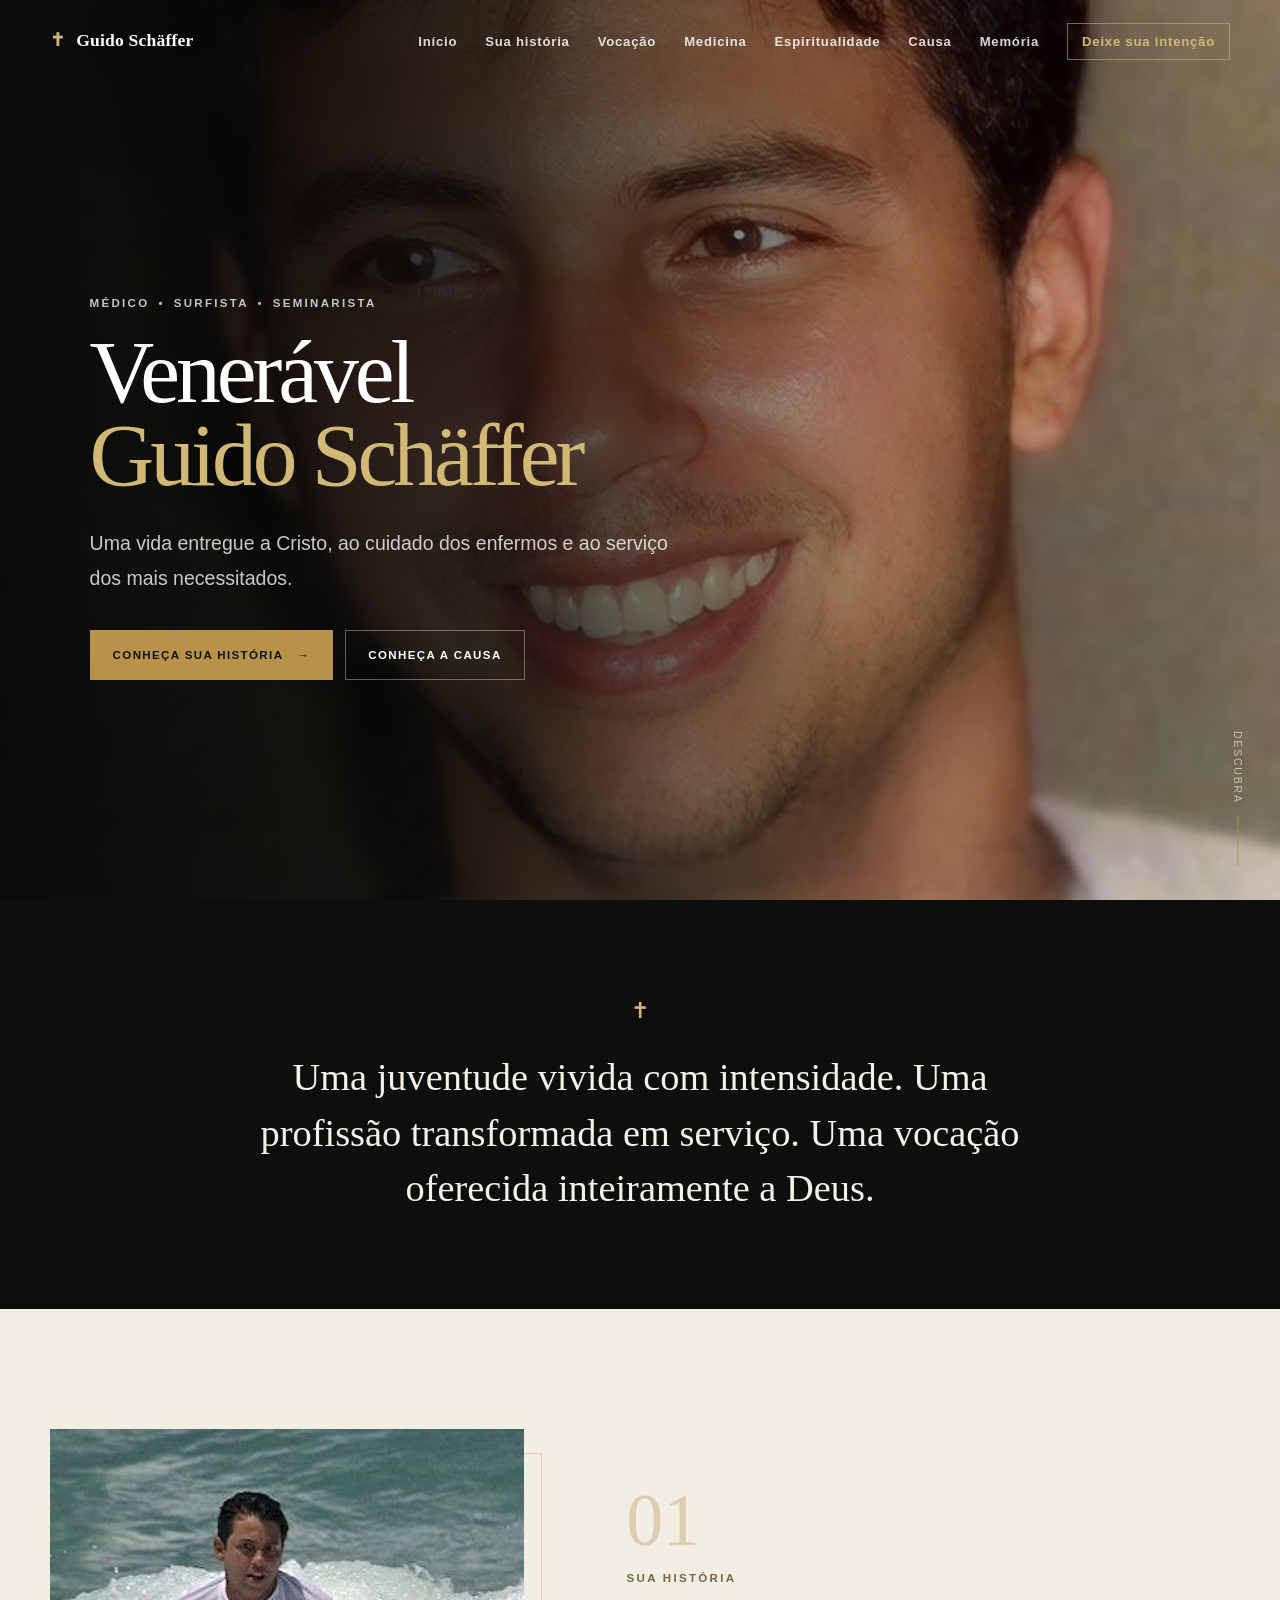
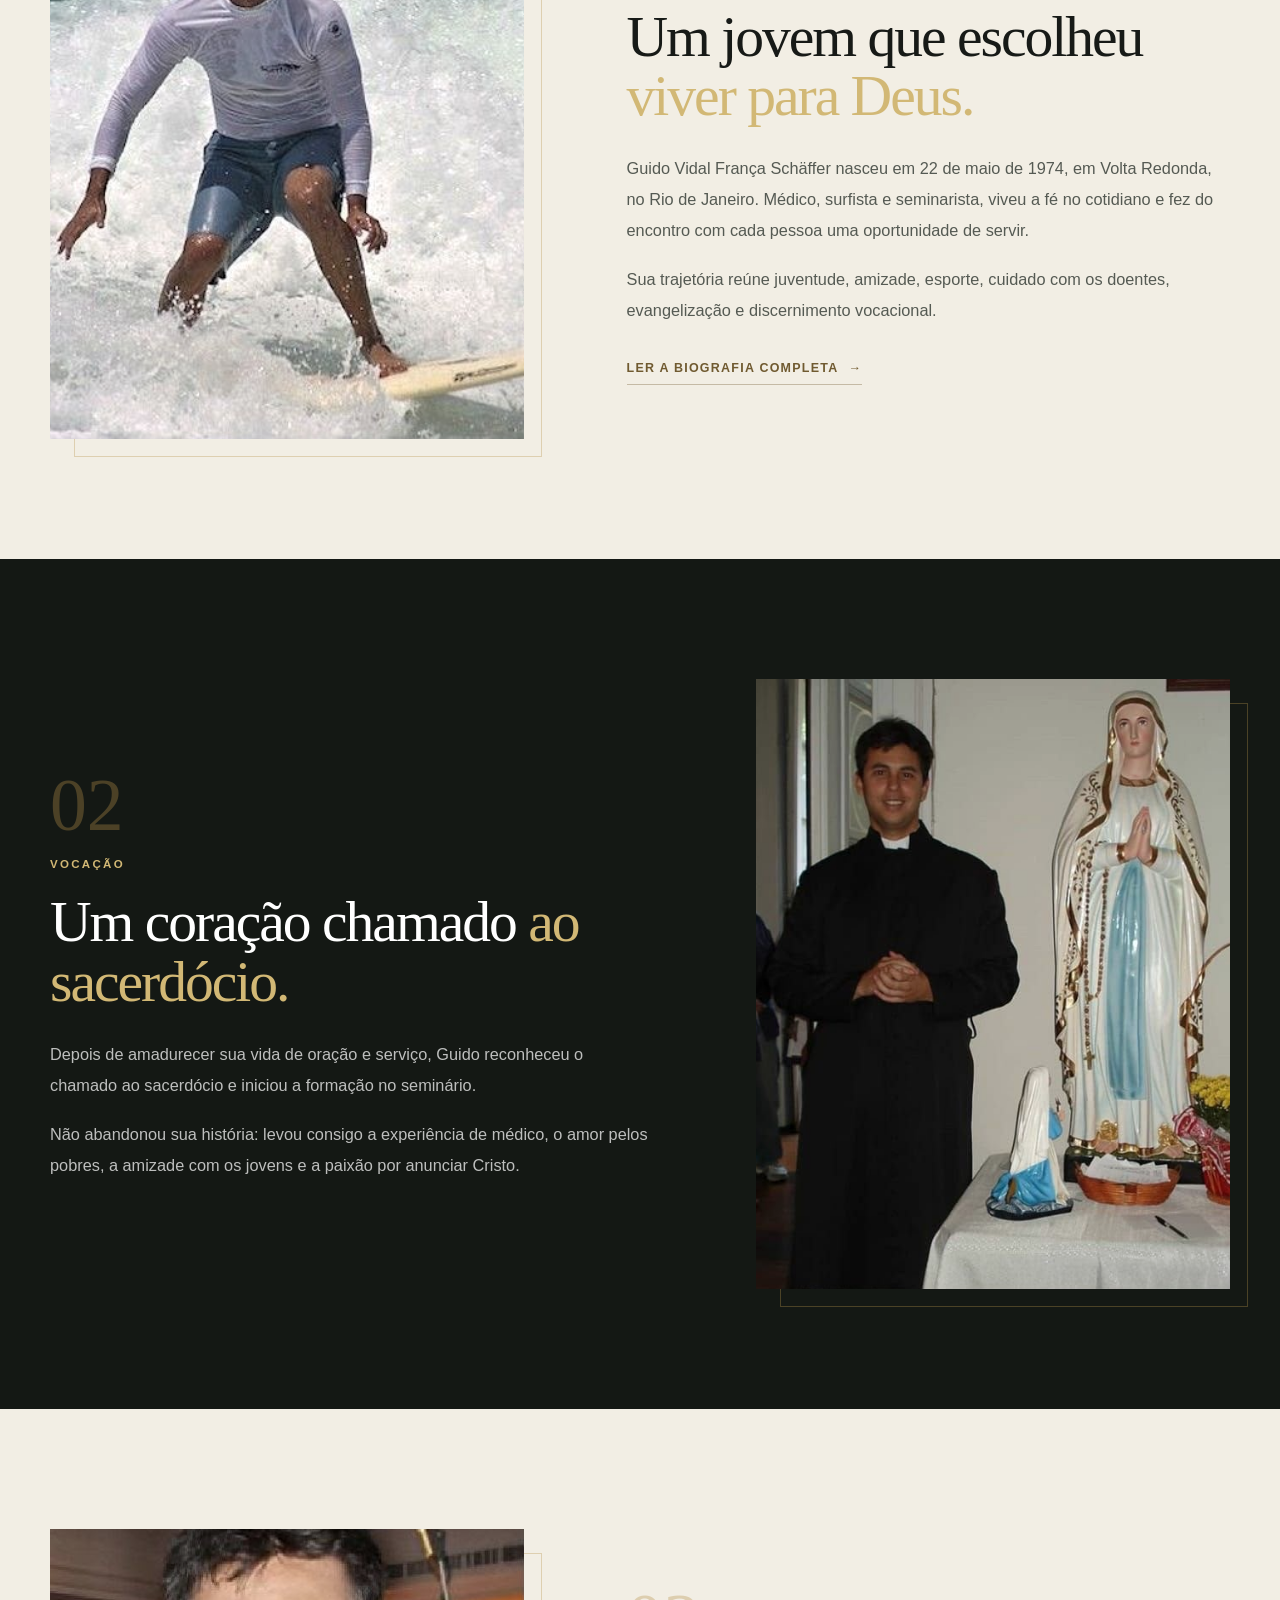
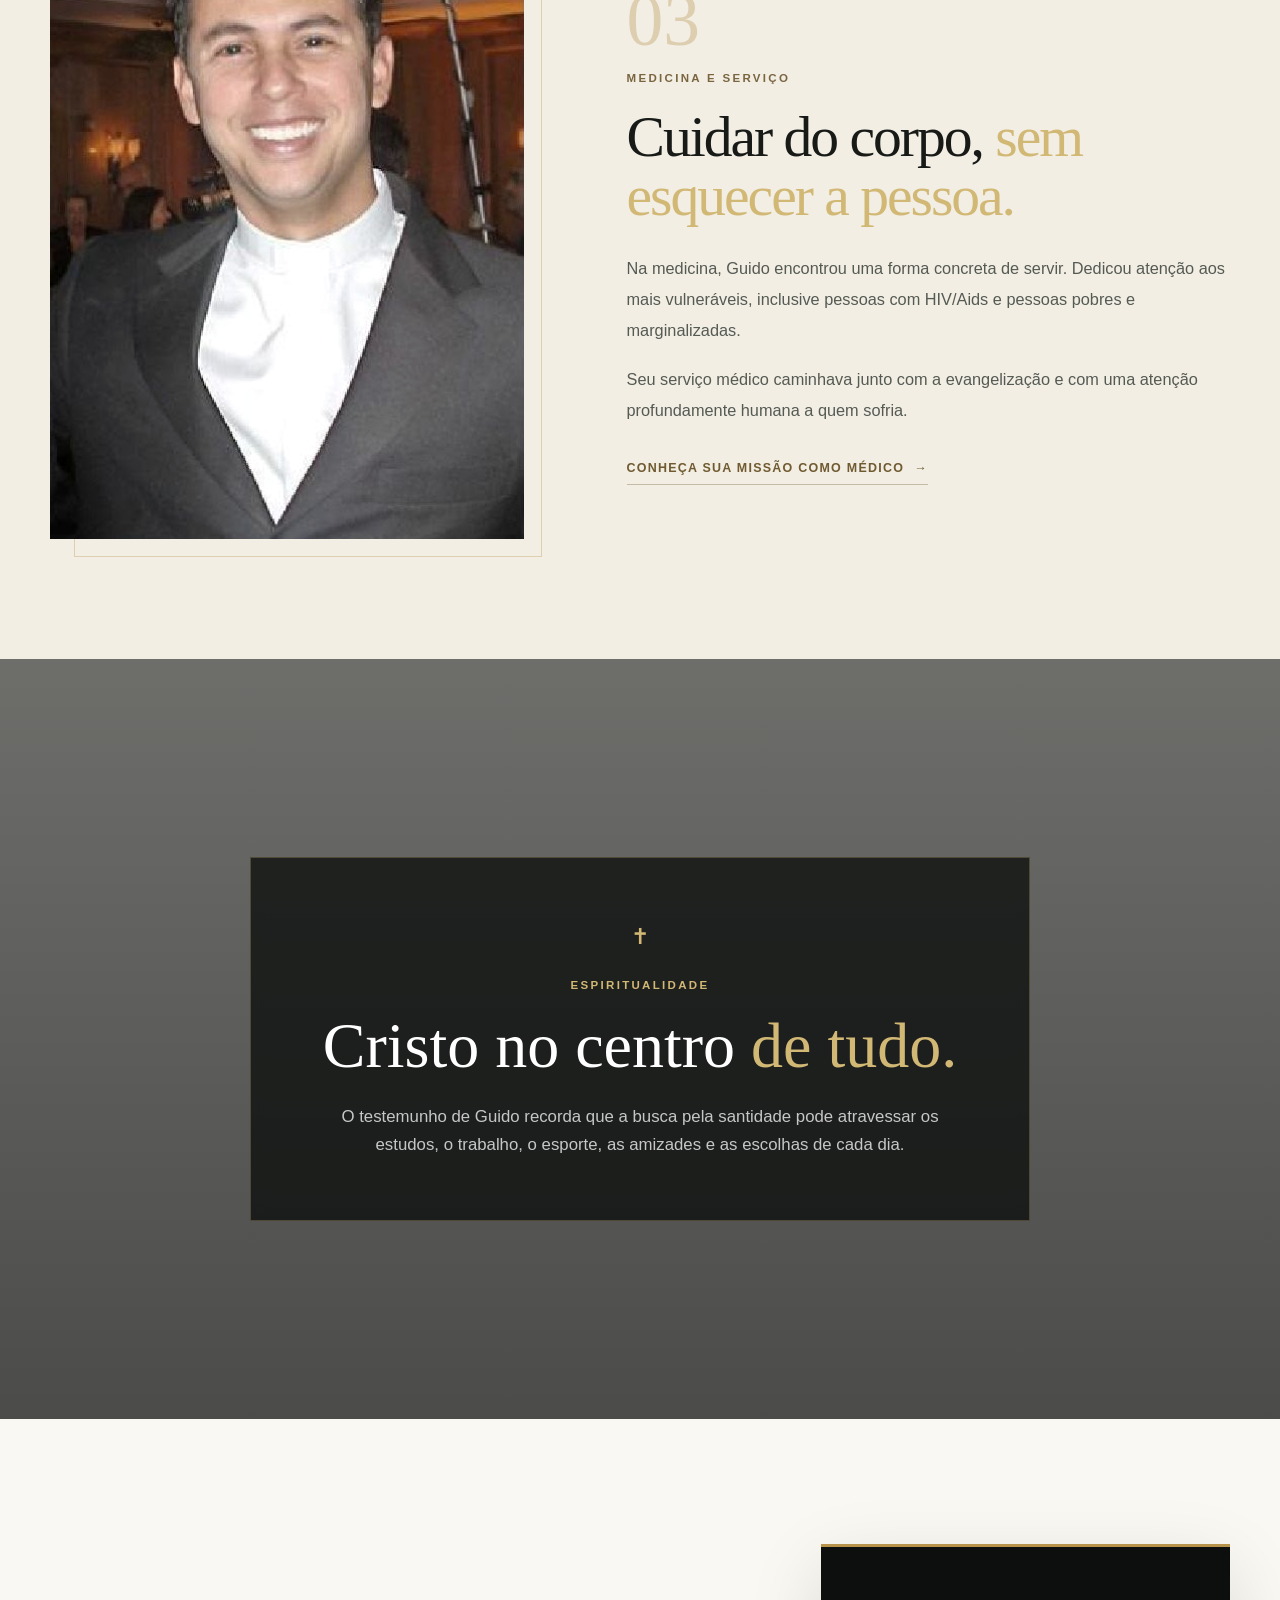
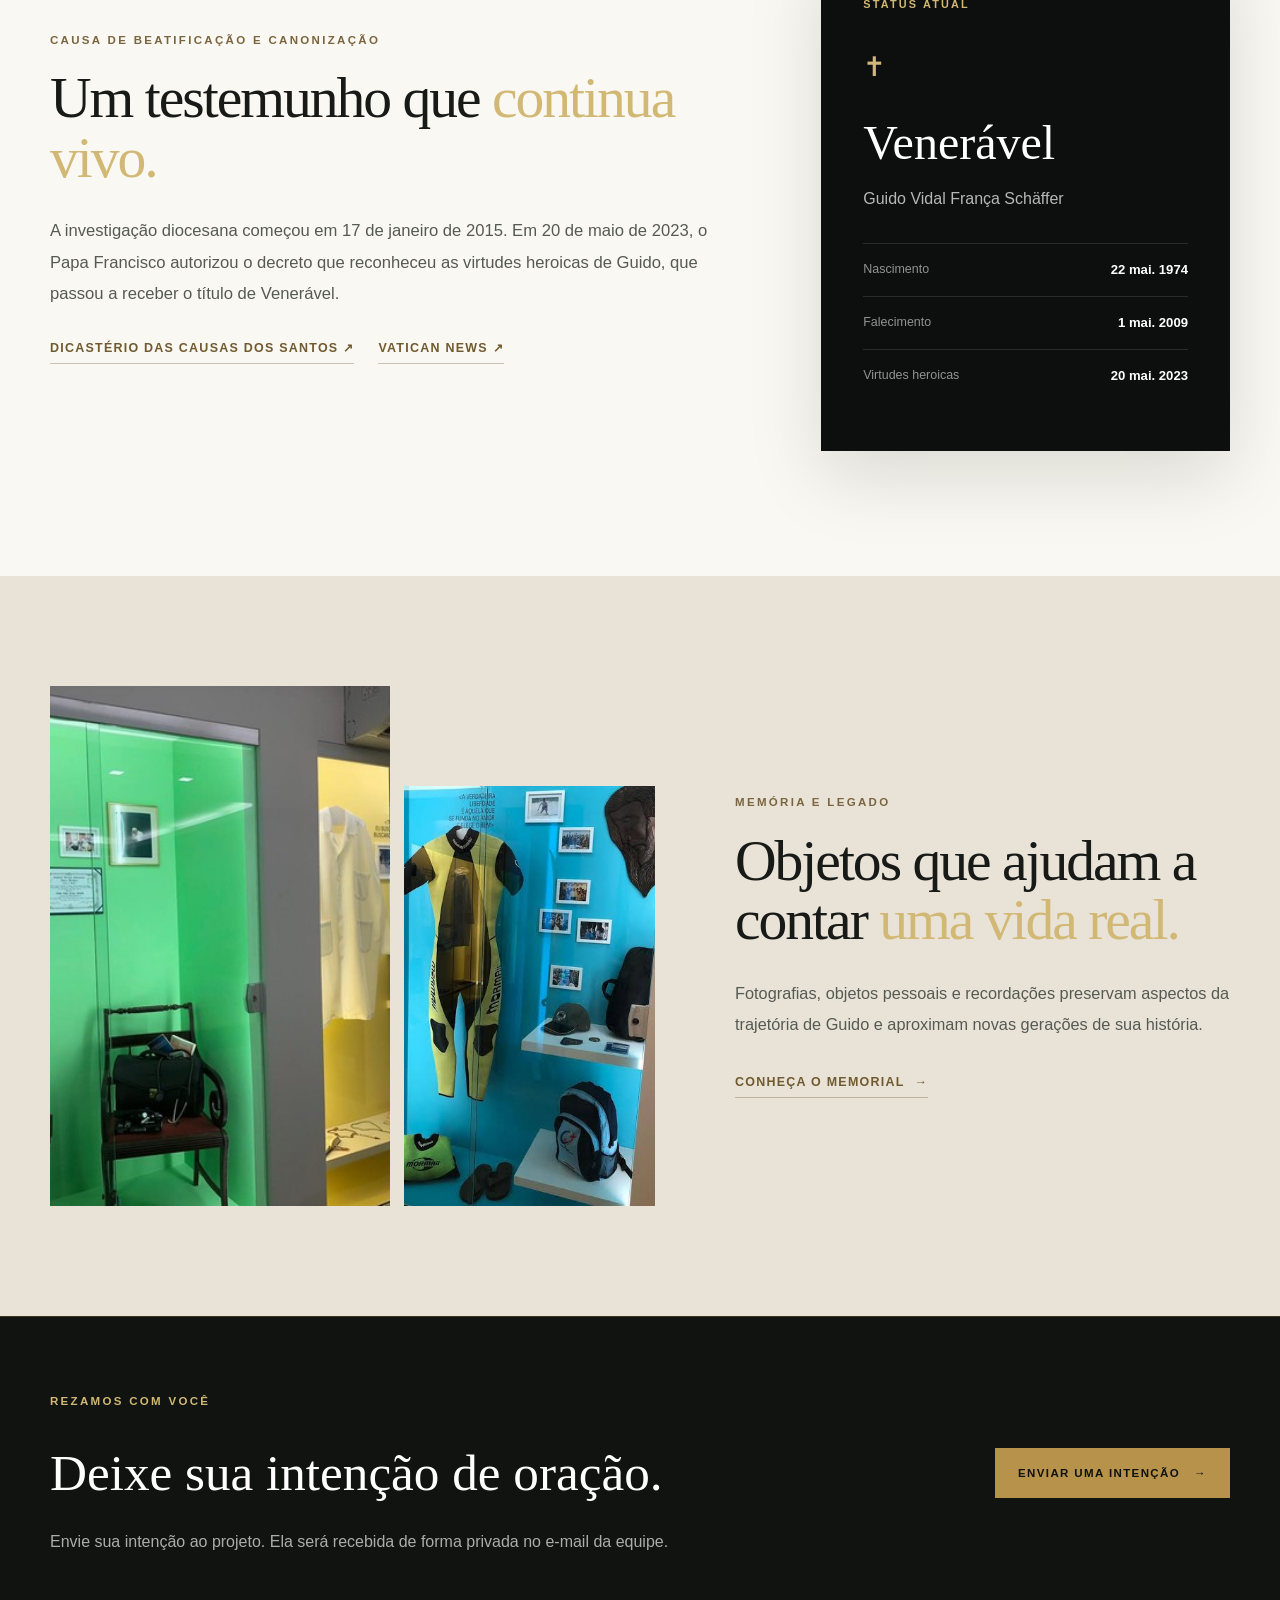
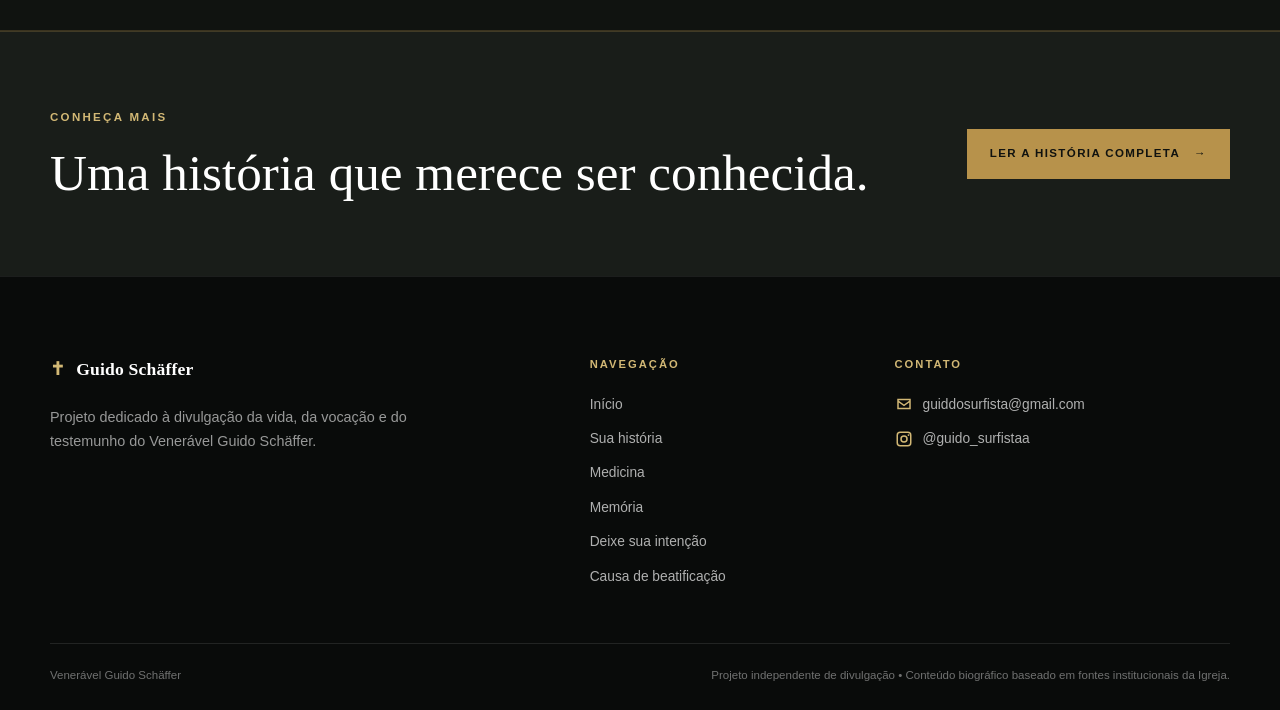
<file: index.html>
<!DOCTYPE html>
<html lang="pt-BR">
<head>
  <meta charset="UTF-8">
  <meta name="viewport" content="width=device-width, initial-scale=1.0">
  <meta name="theme-color" content="#0c0f0d">
  <meta name="description" content="Conheça a vida, a vocação e o testemunho do Venerável Guido Schäffer — médico, surfista e seminarista brasileiro.">
  <meta property="og:title" content="Venerável Guido Schäffer">
  <meta property="og:description" content="Uma vida entregue a Cristo, ao cuidado dos enfermos e ao serviço dos mais necessitados.">
  <meta property="og:type" content="website">
  <meta property="og:image" content="img/guido-capa.jpg">
  <meta name="twitter:card" content="summary_large_image">
  <title>Venerável Guido Schäffer | Vida, vocação e testemunho</title>
  <link rel="preload" as="image" href="img/guido-capa.jpg">
  <link rel="stylesheet" href="style.css">
  <script src="script.js" defer></script>
</head>
<body>
  <a class="skip-link" href="#conteudo">Ir para o conteúdo</a>

  <header class="site-header" id="header">
    <nav class="navbar" aria-label="Navegação principal">
      <a href="index.html" class="brand" aria-label="Venerável Guido Schäffer — página inicial">
        <span class="brand-cross" aria-hidden="true">✝</span>
        <span>Guido Schäffer</span>
      </a>
      <button class="menu-btn" id="menuBtn" type="button" aria-expanded="false" aria-controls="navLinks" aria-label="Abrir menu">
        <span></span><span></span><span></span>
      </button>
      <ul class="nav-links" id="navLinks">
        <li><a href="#inicio">Início</a></li>
        <li><a href="#historia">Sua história</a></li>
        <li><a href="#vocacao">Vocação</a></li>
        <li><a href="#medicina">Medicina</a></li>
        <li><a href="#espiritualidade">Espiritualidade</a></li>
        <li><a href="#causa">Causa</a></li>
        <li><a href="memoria.html">Memória</a></li>
        <li><a class="nav-cta" href="intencao.html">Deixe sua intenção</a></li>
      </ul>
    </nav>
  </header>

  <main id="conteudo">
    <section class="hero" id="inicio" aria-labelledby="hero-title">
      <div class="hero-content reveal">
        <p class="eyebrow light">MÉDICO <span>•</span> SURFISTA <span>•</span> SEMINARISTA</p>
        <h1 id="hero-title">Venerável<br><span>Guido Schäffer</span></h1>
        <p class="hero-lead">Uma vida entregue a Cristo, ao cuidado dos enfermos e ao serviço dos mais necessitados.</p>
        <div class="hero-actions">
          <a class="btn btn-primary" href="historia.html">Conheça sua história <span aria-hidden="true">→</span></a>
          <a class="btn btn-ghost" href="#causa">Conheça a causa</a>
        </div>
      </div>
      <a class="scroll-cue" href="#historia" aria-label="Continuar para a história"><span>Descubra</span><i aria-hidden="true"></i></a>
    </section>

    <section class="statement" aria-label="Apresentação">
      <div class="narrow reveal">
        <span class="ornament" aria-hidden="true">✝</span>
        <p>Uma juventude vivida com intensidade. Uma profissão transformada em serviço. Uma vocação oferecida inteiramente a Deus.</p>
      </div>
    </section>

    <section class="feature-section cream" id="historia">
      <div class="split container">
        <figure class="framed-image reveal">
          <img src="img/guido-historia.jpg" alt="Guido Schäffer sorrindo" loading="lazy">
        </figure>
        <div class="feature-copy reveal">
          <span class="section-index">01</span>
          <p class="eyebrow">SUA HISTÓRIA</p>
          <h2>Um jovem que escolheu <span>viver para Deus.</span></h2>
          <p>Guido Vidal França Schäffer nasceu em 22 de maio de 1974, em Volta Redonda, no Rio de Janeiro. Médico, surfista e seminarista, viveu a fé no cotidiano e fez do encontro com cada pessoa uma oportunidade de servir.</p>
          <p>Sua trajetória reúne juventude, amizade, esporte, cuidado com os doentes, evangelização e discernimento vocacional.</p>
          <a class="text-link" href="historia.html">Ler a biografia completa <span aria-hidden="true">→</span></a>
        </div>
      </div>
    </section>

    <section class="feature-section dark" id="vocacao">
      <div class="split container reverse">
        <figure class="framed-image reveal">
          <img src="img/guido-seminarista.jpg" alt="Guido Schäffer durante sua formação no seminário" loading="lazy">
        </figure>
        <div class="feature-copy reveal">
          <span class="section-index">02</span>
          <p class="eyebrow gold">VOCAÇÃO</p>
          <h2>Um coração chamado <span>ao sacerdócio.</span></h2>
          <p>Depois de amadurecer sua vida de oração e serviço, Guido reconheceu o chamado ao sacerdócio e iniciou a formação no seminário.</p>
          <p>Não abandonou sua história: levou consigo a experiência de médico, o amor pelos pobres, a amizade com os jovens e a paixão por anunciar Cristo.</p>
        </div>
      </div>
    </section>

    <section class="feature-section cream" id="medicina">
      <div class="split container">
        <figure class="framed-image reveal">
          <img src="img/guido-medico.jpg" alt="Guido Schäffer em sua trajetória na medicina" loading="lazy">
        </figure>
        <div class="feature-copy reveal">
          <span class="section-index">03</span>
          <p class="eyebrow">MEDICINA E SERVIÇO</p>
          <h2>Cuidar do corpo, <span>sem esquecer a pessoa.</span></h2>
          <p>Na medicina, Guido encontrou uma forma concreta de servir. Dedicou atenção aos mais vulneráveis, inclusive pessoas com HIV/Aids e pessoas pobres e marginalizadas.</p>
          <p>Seu serviço médico caminhava junto com a evangelização e com uma atenção profundamente humana a quem sofria.</p>
          <a class="text-link" href="medicina.html">Conheça sua missão como médico <span aria-hidden="true">→</span></a>
        </div>
      </div>
    </section>

    <section class="spirituality" id="espiritualidade">
      <div class="spirituality-card reveal">
        <span class="ornament" aria-hidden="true">✝</span>
        <p class="eyebrow gold">ESPIRITUALIDADE</p>
        <h2>Cristo no centro <span>de tudo.</span></h2>
        <p>O testemunho de Guido recorda que a busca pela santidade pode atravessar os estudos, o trabalho, o esporte, as amizades e as escolhas de cada dia.</p>
      </div>
    </section>

    <section class="cause-section" id="causa">
      <div class="container cause-grid">
        <div class="cause-copy reveal">
          <p class="eyebrow">CAUSA DE BEATIFICAÇÃO E CANONIZAÇÃO</p>
          <h2>Um testemunho que <span>continua vivo.</span></h2>
          <p>A investigação diocesana começou em 17 de janeiro de 2015. Em 20 de maio de 2023, o Papa Francisco autorizou o decreto que reconheceu as virtudes heroicas de Guido, que passou a receber o título de Venerável.</p>
          <div class="source-links" aria-label="Fontes institucionais">
            <a href="https://www.causesanti.va/it/venerabili/guido-vidal-franca-schaffer.html" target="_blank" rel="noopener noreferrer">Dicastério das Causas dos Santos ↗</a>
            <a href="https://www.vaticannews.va/pt/papa/news/2023-05/causa-dos-santos-veneravel-schaffer-beato-beotti-papa-francisco.html" target="_blank" rel="noopener noreferrer">Vatican News ↗</a>
          </div>
        </div>
        <aside class="status-panel reveal" aria-label="Status da causa">
          <span class="status-kicker">STATUS ATUAL</span>
          <span class="status-cross" aria-hidden="true">✝</span>
          <h3>Venerável</h3>
          <p>Guido Vidal França Schäffer</p>
          <dl>
            <div><dt>Nascimento</dt><dd>22 mai. 1974</dd></div>
            <div><dt>Falecimento</dt><dd>1 mai. 2009</dd></div>
            <div><dt>Virtudes heroicas</dt><dd>20 mai. 2023</dd></div>
          </dl>
        </aside>
      </div>
    </section>


    <section class="memory-preview">
      <div class="container memory-preview-grid">
        <div class="memory-collage reveal">
          <img src="img/guido-memorial01.jpeg" alt="Objetos preservados no memorial dedicado a Guido Schäffer" loading="lazy">
          <img src="img/guido-memorial02.jpeg" alt="Acervo do memorial de Guido Schäffer" loading="lazy">
        </div>
        <div class="feature-copy reveal">
          <p class="eyebrow">MEMÓRIA E LEGADO</p>
          <h2>Objetos que ajudam a contar <span>uma vida real.</span></h2>
          <p>Fotografias, objetos pessoais e recordações preservam aspectos da trajetória de Guido e aproximam novas gerações de sua história.</p>
          <a class="text-link" href="memoria.html">Conheça o memorial <span aria-hidden="true">→</span></a>
        </div>
      </div>
    </section>

    <section class="prayer-invite">
      <div class="container prayer-invite-inner reveal">
        <div><p class="eyebrow gold">REZAMOS COM VOCÊ</p><h2>Deixe sua intenção de oração.</h2><p>Envie sua intenção ao projeto. Ela será recebida de forma privada no e-mail da equipe.</p></div>
        <a class="btn btn-primary" href="intencao.html">Enviar uma intenção <span aria-hidden="true">→</span></a>
      </div>
    </section>

    <section class="cta-band">
      <div class="container cta-inner reveal">
        <div><p class="eyebrow gold">CONHEÇA MAIS</p><h2>Uma história que merece ser conhecida.</h2></div>
        <a class="btn btn-primary" href="historia.html">Ler a história completa <span aria-hidden="true">→</span></a>
      </div>
    </section>
  </main>

  <footer class="site-footer">
    <div class="container footer-grid">
      <div class="footer-brand">
        <a href="index.html" class="brand"><span class="brand-cross" aria-hidden="true">✝</span><span>Guido Schäffer</span></a>
        <p>Projeto dedicado à divulgação da vida, da vocação e do testemunho do Venerável Guido Schäffer.</p>
      </div>
      <div class="footer-nav">
        <h2>Navegação</h2>
        <a href="index.html">Início</a><a href="historia.html">Sua história</a><a href="medicina.html">Medicina</a><a href="memoria.html">Memória</a><a href="intencao.html">Deixe sua intenção</a><a href="#causa">Causa de beatificação</a>
      </div>
      <div class="footer-contact">
        <h2>Contato</h2>
        <a href="mailto:guiddosurfista@gmail.com" class="icon-link" aria-label="Enviar e-mail para guiddosurfista@gmail.com">
          <svg viewBox="0 0 24 24" aria-hidden="true"><path d="M3 5h18v14H3V5Zm2 2v.5l7 5 7-5V7H5Zm14 10V9.9l-7 5-7-5V17h14Z"/></svg><span>guiddosurfista@gmail.com</span>
        </a>
        <a href="https://www.instagram.com/guido_surfistaa/" target="_blank" rel="noopener noreferrer" class="icon-link" aria-label="Instagram @guido_surfistaa">
          <svg viewBox="0 0 24 24" aria-hidden="true"><path d="M7 2h10a5 5 0 0 1 5 5v10a5 5 0 0 1-5 5H7a5 5 0 0 1-5-5V7a5 5 0 0 1 5-5Zm0 2a3 3 0 0 0-3 3v10a3 3 0 0 0 3 3h10a3 3 0 0 0 3-3V7a3 3 0 0 0-3-3H7Zm11 1.5a1.25 1.25 0 1 1 0 2.5 1.25 1.25 0 0 1 0-2.5ZM12 7a5 5 0 1 1 0 10 5 5 0 0 1 0-10Zm0 2a3 3 0 1 0 0 6 3 3 0 0 0 0-6Z"/></svg><span>@guido_surfistaa</span>
        </a>
      </div>
    </div>
    <div class="container footer-bottom"><p>Venerável Guido Schäffer</p><p>Projeto independente de divulgação • Conteúdo biográfico baseado em fontes institucionais da Igreja.</p></div>
  </footer>
</body>
</html>
</file>
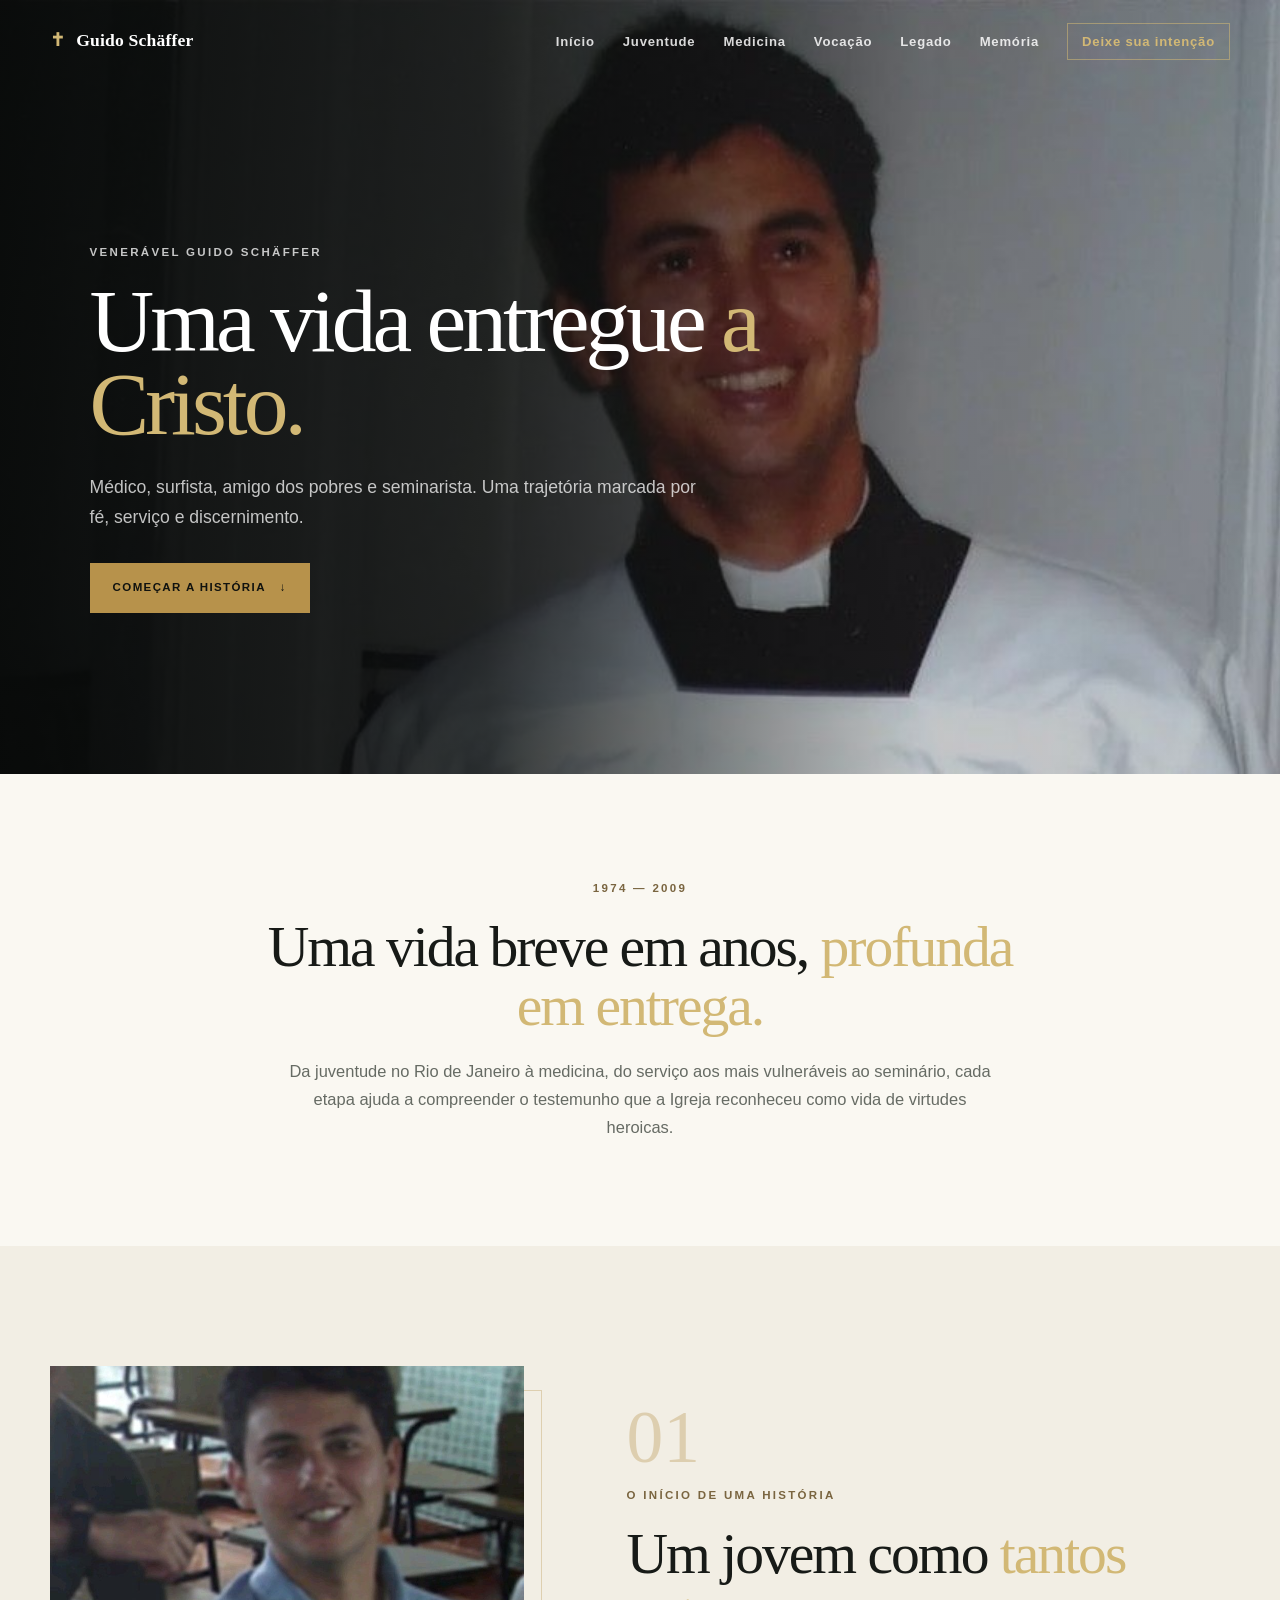
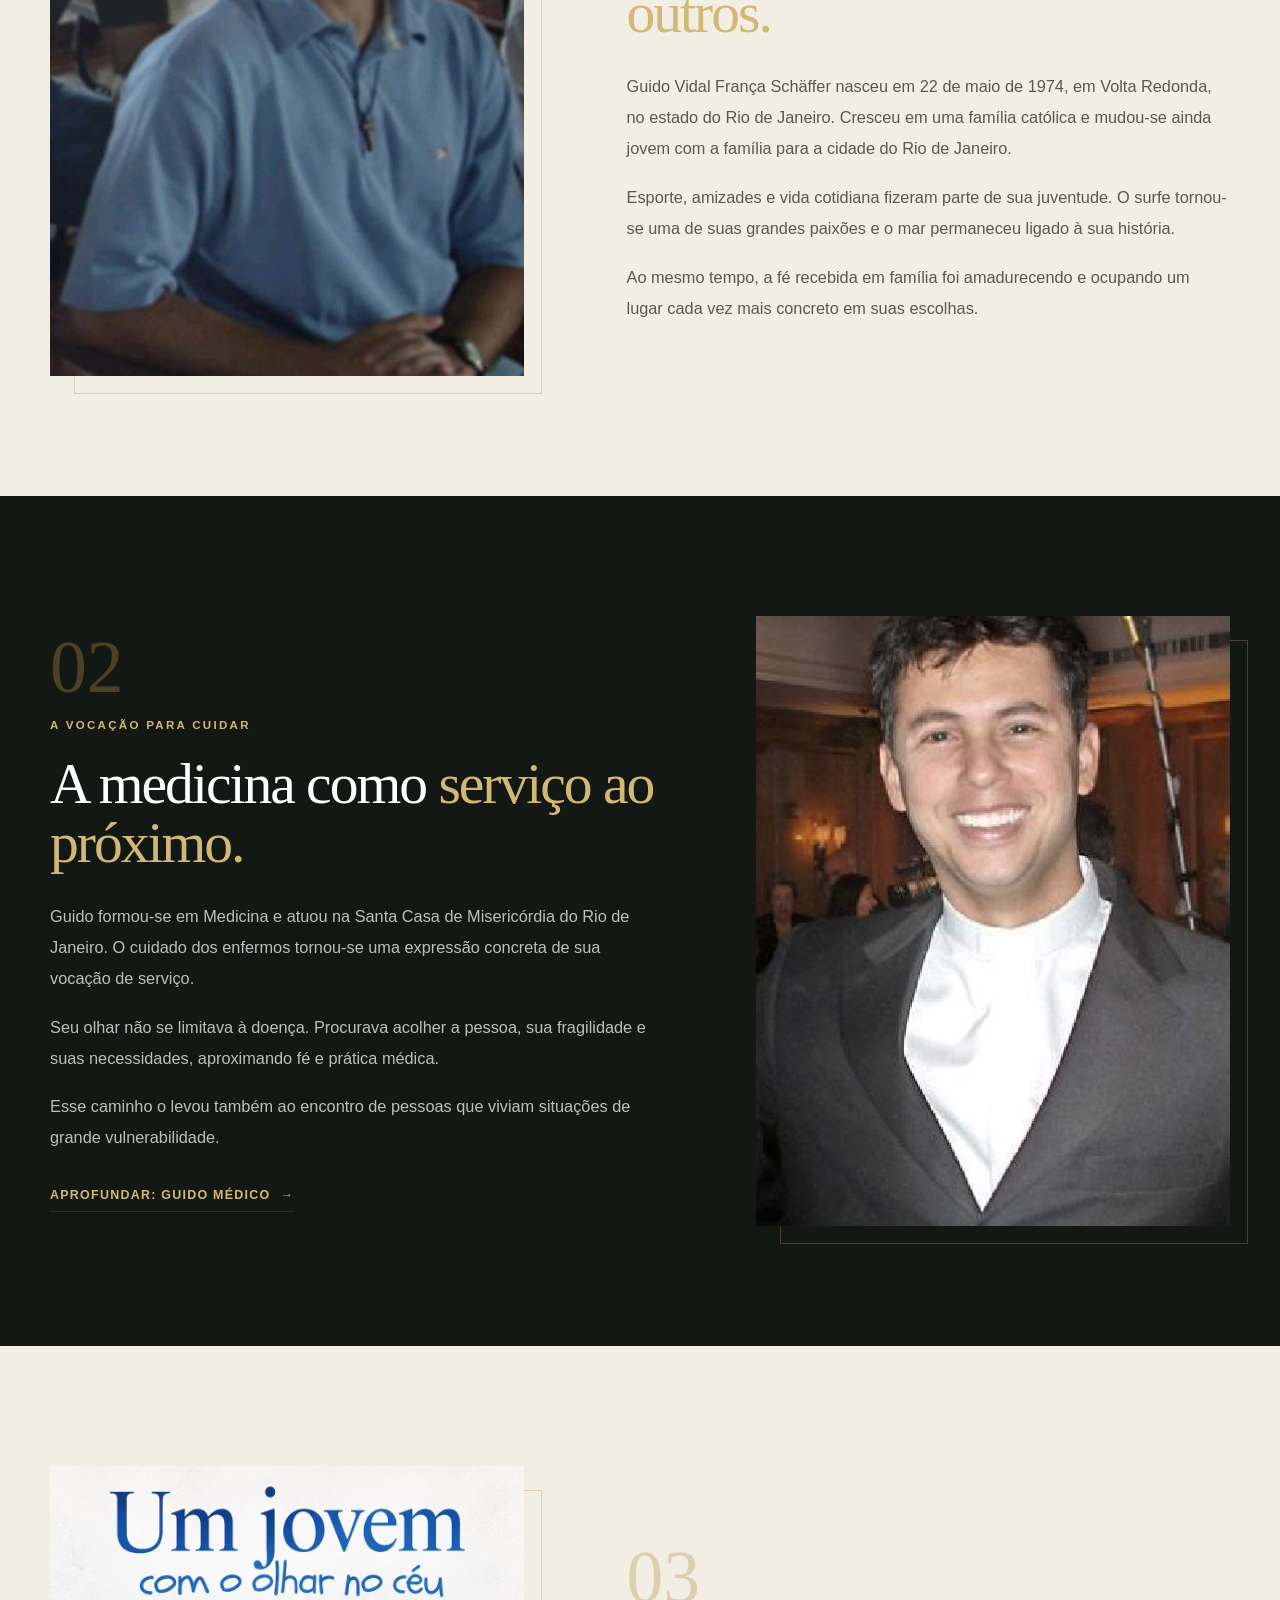
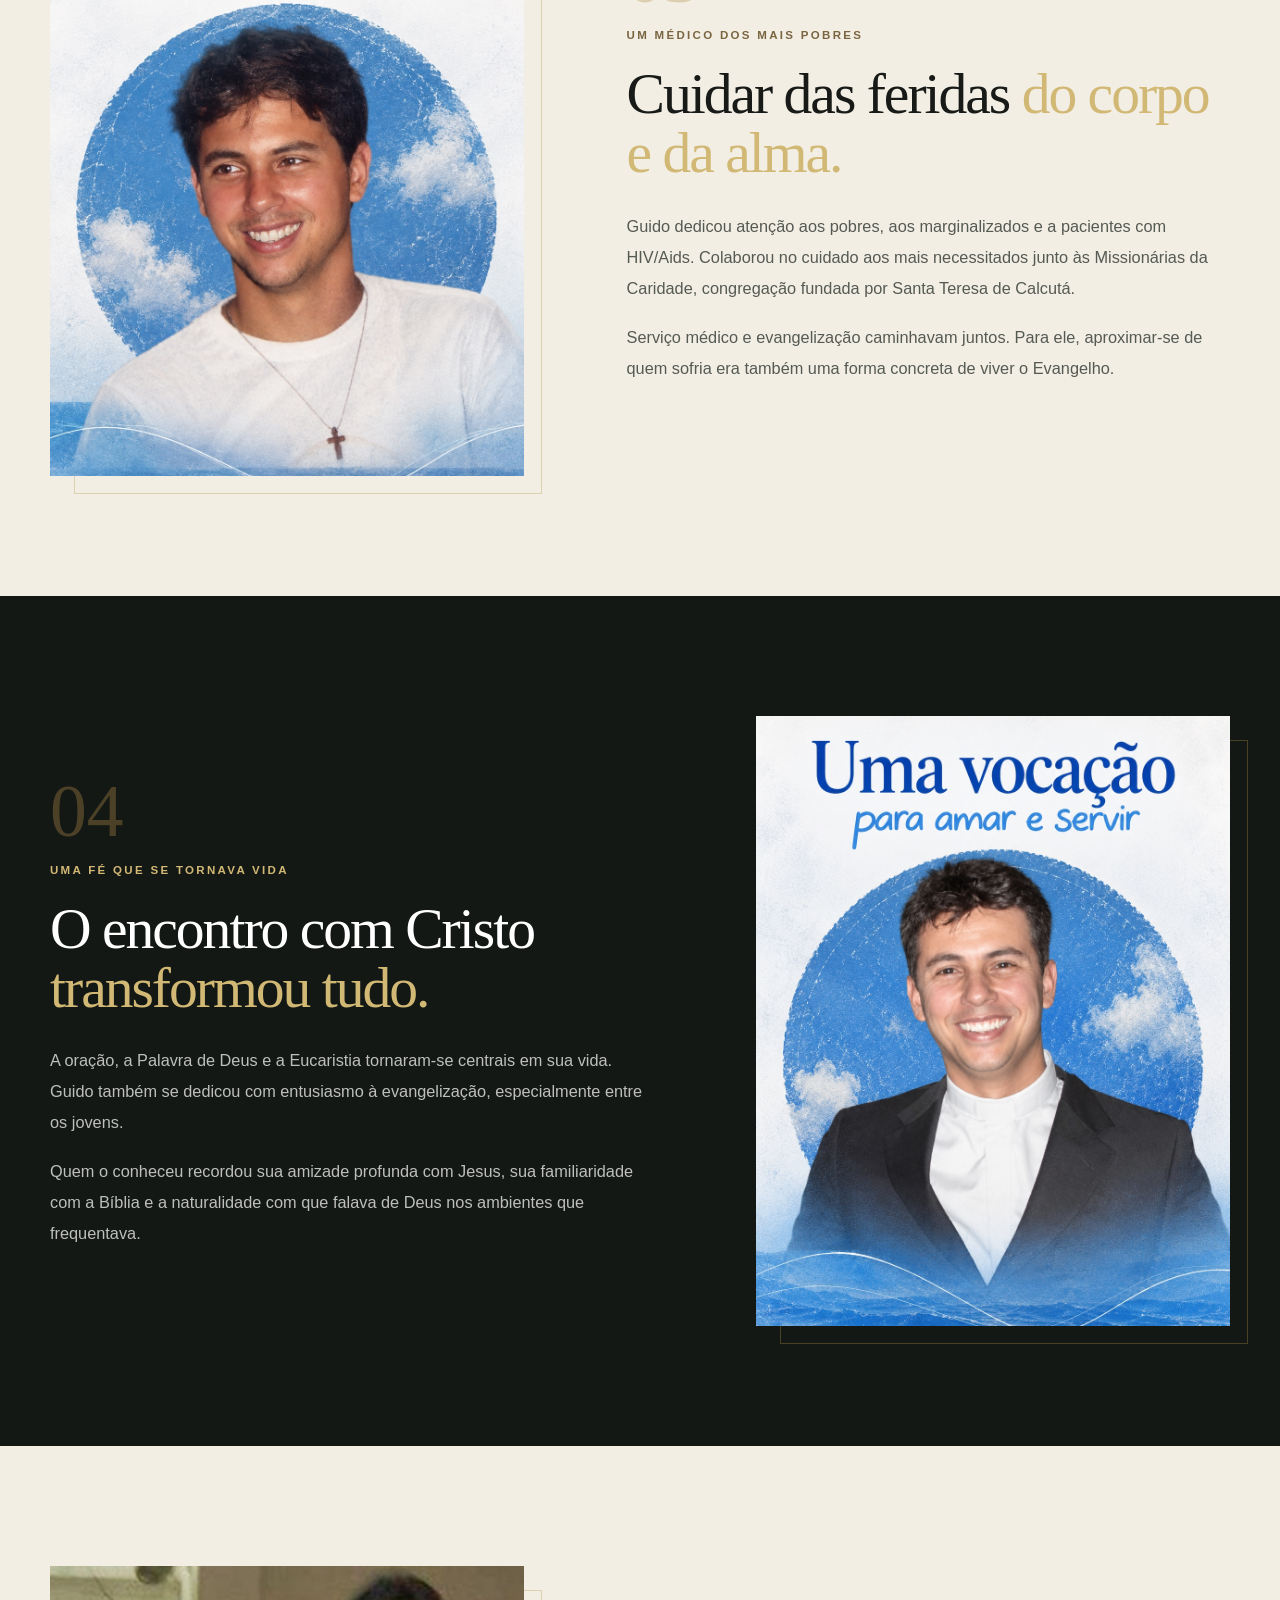
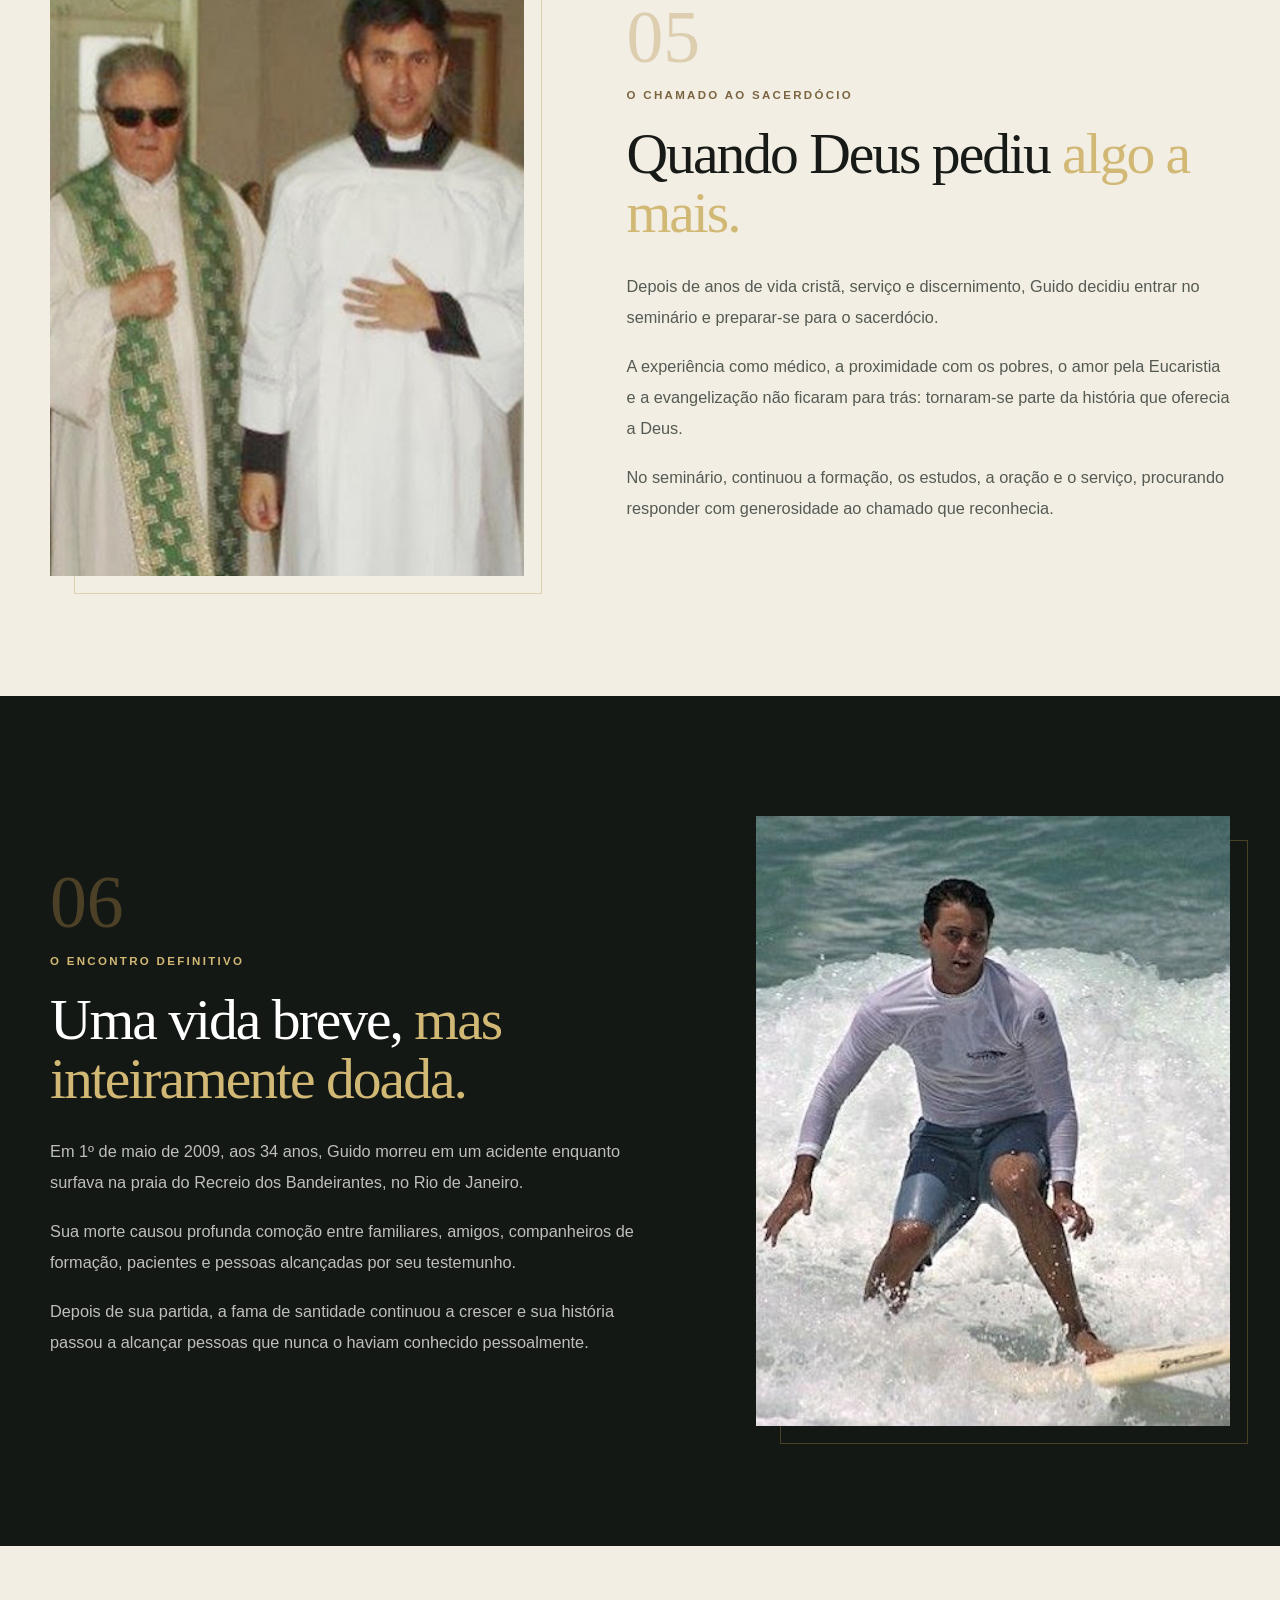
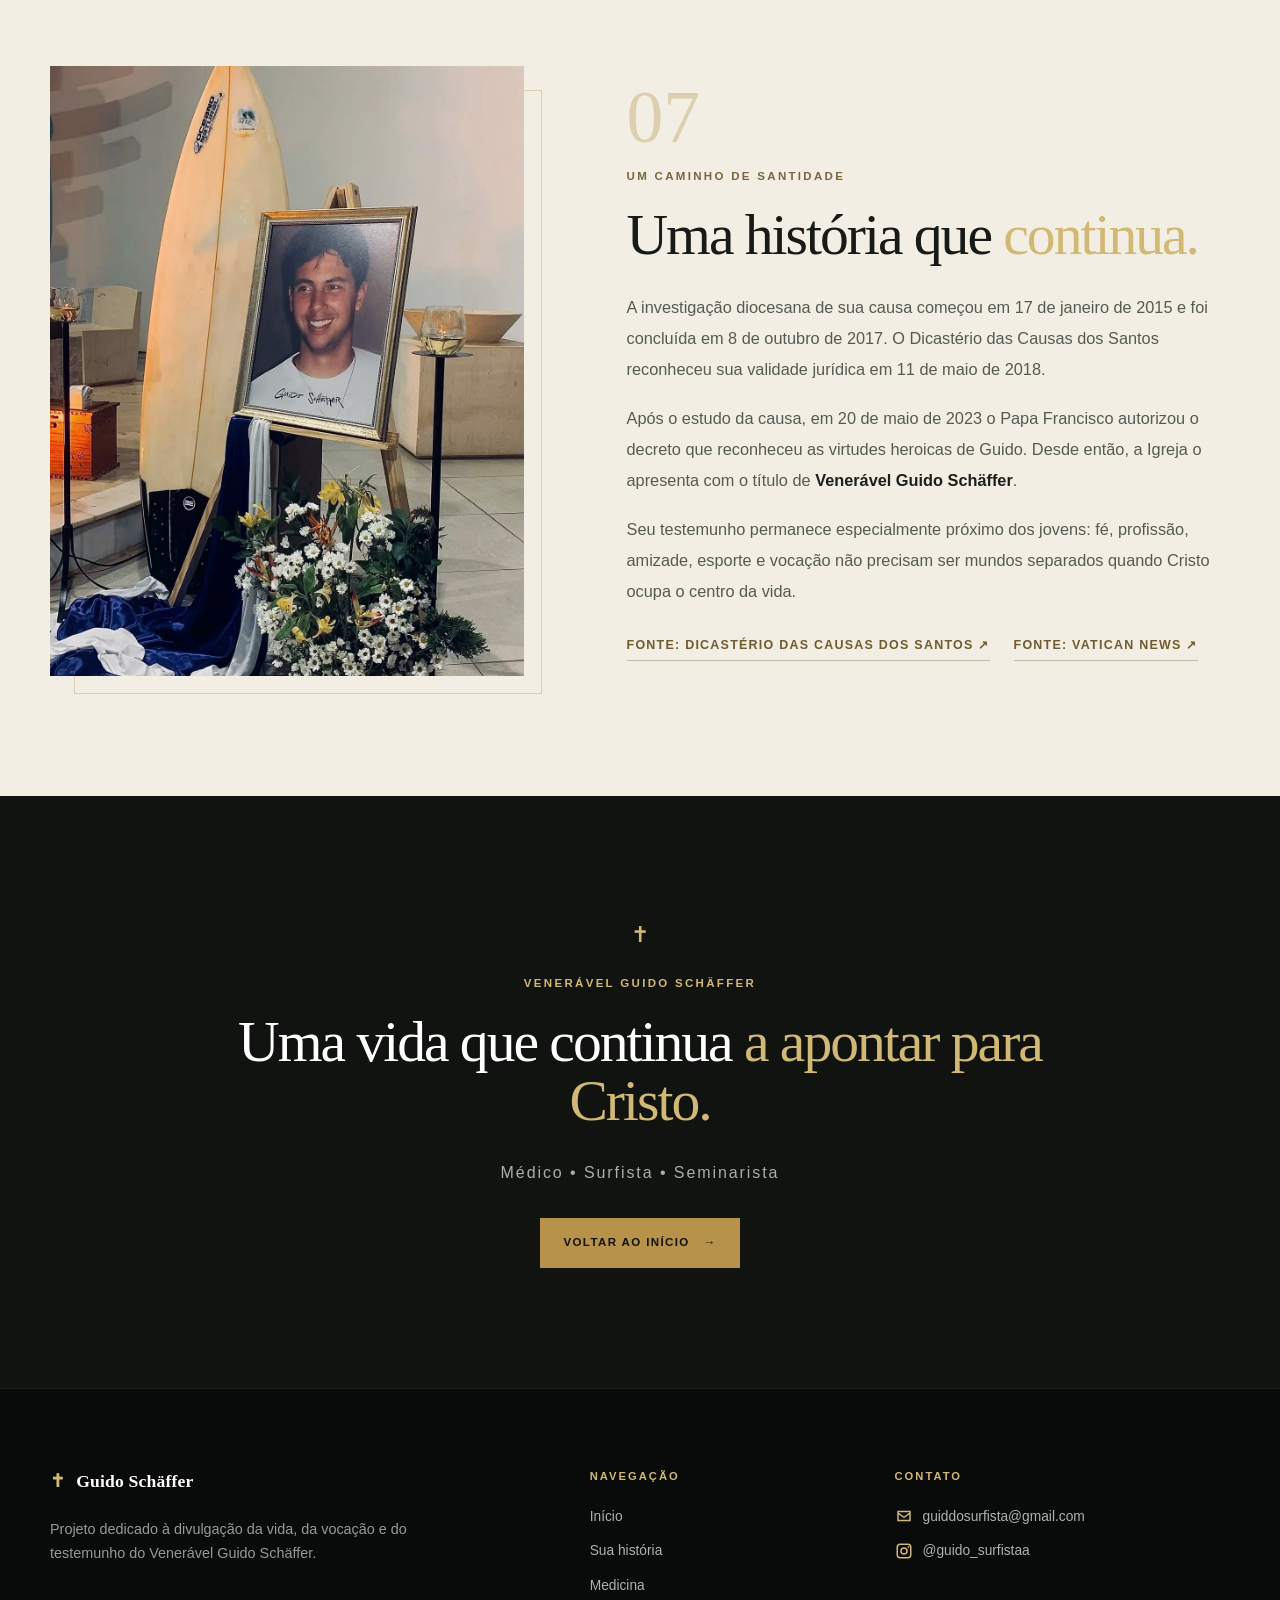
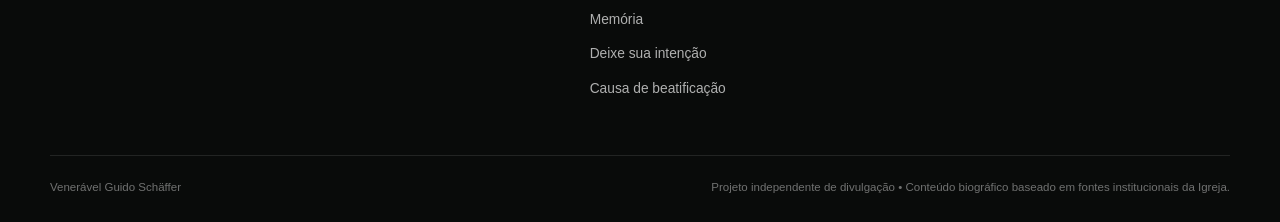
<file: historia.html>
<!DOCTYPE html>
<html lang="pt-BR">
<head>
  <meta charset="UTF-8">
  <meta name="viewport" content="width=device-width, initial-scale=1.0">
  <meta name="theme-color" content="#0c0f0d">
  <meta name="description" content="Conheça a trajetória do Venerável Guido Schäffer: juventude, medicina, serviço aos pobres, fé, vocação sacerdotal e causa de beatificação.">
  <meta property="og:title" content="A história do Venerável Guido Schäffer">
  <meta property="og:description" content="Médico, surfista, amigo dos pobres e seminarista. Conheça sua trajetória.">
  <meta property="og:type" content="article">
  <meta property="og:image" content="img/guido-biografia.jpg">
  <meta name="twitter:card" content="summary_large_image">
  <title>A História | Venerável Guido Schäffer</title>
  <link rel="preload" as="image" href="img/guido-biografia.jpg">
  <link rel="stylesheet" href="style.css">
  <script src="script.js" defer></script>
</head>
<body>
  <a class="skip-link" href="#conteudo">Ir para o conteúdo</a>
  <header class="site-header" id="header">
    <nav class="navbar" aria-label="Navegação principal">
      <a href="index.html" class="brand"><span class="brand-cross" aria-hidden="true">✝</span><span>Guido Schäffer</span></a>
      <button class="menu-btn" id="menuBtn" type="button" aria-expanded="false" aria-controls="navLinks" aria-label="Abrir menu"><span></span><span></span><span></span></button>
      <ul class="nav-links" id="navLinks">
        <li><a href="index.html">Início</a></li>
        <li><a href="#juventude">Juventude</a></li>
        <li><a href="#medicina">Medicina</a></li>
        <li><a href="#vocacao">Vocação</a></li>
        <li><a href="#legado">Legado</a></li><li><a href="memoria.html">Memória</a></li><li><a class="nav-cta" href="intencao.html">Deixe sua intenção</a></li>
      </ul>
    </nav>
  </header>

  <main id="conteudo">
    <section class="bio-hero">
      <div class="bio-hero-content reveal">
        <p class="eyebrow light">VENERÁVEL GUIDO SCHÄFFER</p>
        <h1>Uma vida entregue <span>a Cristo.</span></h1>
        <p>Médico, surfista, amigo dos pobres e seminarista. Uma trajetória marcada por fé, serviço e discernimento.</p>
        <a class="btn btn-primary" href="#juventude">Começar a história <span aria-hidden="true">↓</span></a>
      </div>
    </section>

    <section class="timeline-intro">
      <div class="narrow reveal"><p class="eyebrow">1974 — 2009</p><h2>Uma vida breve em anos, <span>profunda em entrega.</span></h2><p>Da juventude no Rio de Janeiro à medicina, do serviço aos mais vulneráveis ao seminário, cada etapa ajuda a compreender o testemunho que a Igreja reconheceu como vida de virtudes heroicas.</p></div>
    </section>

    <section class="bio-chapter cream" id="juventude">
      <div class="split container">
        <figure class="framed-image reveal"><img src="img/guido-juventude.jpg" alt="Guido Schäffer durante a juventude" loading="lazy"></figure>
        <div class="chapter-copy reveal"><span class="section-index">01</span><p class="eyebrow">O INÍCIO DE UMA HISTÓRIA</p><h2>Um jovem como <span>tantos outros.</span></h2><p>Guido Vidal França Schäffer nasceu em 22 de maio de 1974, em Volta Redonda, no estado do Rio de Janeiro. Cresceu em uma família católica e mudou-se ainda jovem com a família para a cidade do Rio de Janeiro.</p><p>Esporte, amizades e vida cotidiana fizeram parte de sua juventude. O surfe tornou-se uma de suas grandes paixões e o mar permaneceu ligado à sua história.</p><p>Ao mesmo tempo, a fé recebida em família foi amadurecendo e ocupando um lugar cada vez mais concreto em suas escolhas.</p></div>
      </div>
    </section>

    <section class="bio-chapter dark" id="medicina">
      <div class="split container reverse">
        <figure class="framed-image reveal"><img src="img/guido-medico.jpg" alt="Guido Schäffer durante sua trajetória na medicina" loading="lazy"></figure>
        <div class="chapter-copy reveal"><span class="section-index">02</span><p class="eyebrow gold">A VOCAÇÃO PARA CUIDAR</p><h2>A medicina como <span>serviço ao próximo.</span></h2><p>Guido formou-se em Medicina e atuou na Santa Casa de Misericórdia do Rio de Janeiro. O cuidado dos enfermos tornou-se uma expressão concreta de sua vocação de serviço.</p><p>Seu olhar não se limitava à doença. Procurava acolher a pessoa, sua fragilidade e suas necessidades, aproximando fé e prática médica.</p><p>Esse caminho o levou também ao encontro de pessoas que viviam situações de grande vulnerabilidade.</p><a class="text-link" href="medicina.html">Aprofundar: Guido médico <span aria-hidden="true">→</span></a></div>
      </div>
    </section>

    <section class="bio-chapter cream">
      <div class="split container">
        <figure class="framed-image reveal"><img src="img/guido-fe.jpg" alt="Guido Schäffer em momento de fé" loading="lazy"></figure>
        <div class="chapter-copy reveal"><span class="section-index">03</span><p class="eyebrow">UM MÉDICO DOS MAIS POBRES</p><h2>Cuidar das feridas <span>do corpo e da alma.</span></h2><p>Guido dedicou atenção aos pobres, aos marginalizados e a pacientes com HIV/Aids. Colaborou no cuidado aos mais necessitados junto às Missionárias da Caridade, congregação fundada por Santa Teresa de Calcutá.</p><p>Serviço médico e evangelização caminhavam juntos. Para ele, aproximar-se de quem sofria era também uma forma concreta de viver o Evangelho.</p></div>
      </div>
    </section>

    <section class="bio-chapter dark">
      <div class="split container reverse">
        <figure class="framed-image reveal"><img src="img/guido-vocacao.jpg" alt="Arte dedicada à fé e à vocação de Guido Schäffer" loading="lazy"></figure>
        <div class="chapter-copy reveal"><span class="section-index">04</span><p class="eyebrow gold">UMA FÉ QUE SE TORNAVA VIDA</p><h2>O encontro com Cristo <span>transformou tudo.</span></h2><p>A oração, a Palavra de Deus e a Eucaristia tornaram-se centrais em sua vida. Guido também se dedicou com entusiasmo à evangelização, especialmente entre os jovens.</p><p>Quem o conheceu recordou sua amizade profunda com Jesus, sua familiaridade com a Bíblia e a naturalidade com que falava de Deus nos ambientes que frequentava.</p></div>
      </div>
    </section>

    <section class="bio-chapter cream" id="vocacao">
      <div class="split container">
        <figure class="framed-image reveal"><img src="img/guido-seminario.jpeg" alt="Guido Schäffer durante sua formação para o sacerdócio" loading="lazy"></figure>
        <div class="chapter-copy reveal"><span class="section-index">05</span><p class="eyebrow">O CHAMADO AO SACERDÓCIO</p><h2>Quando Deus pediu <span>algo a mais.</span></h2><p>Depois de anos de vida cristã, serviço e discernimento, Guido decidiu entrar no seminário e preparar-se para o sacerdócio.</p><p>A experiência como médico, a proximidade com os pobres, o amor pela Eucaristia e a evangelização não ficaram para trás: tornaram-se parte da história que oferecia a Deus.</p><p>No seminário, continuou a formação, os estudos, a oração e o serviço, procurando responder com generosidade ao chamado que reconhecia.</p></div>
      </div>
    </section>

    <section class="bio-chapter dark">
      <div class="split container reverse">
        <figure class="framed-image reveal"><img src="img/guido-historia.jpg" alt="Guido Schäffer sorrindo" loading="lazy"></figure>
        <div class="chapter-copy reveal"><span class="section-index">06</span><p class="eyebrow gold">O ENCONTRO DEFINITIVO</p><h2>Uma vida breve, <span>mas inteiramente doada.</span></h2><p>Em 1º de maio de 2009, aos 34 anos, Guido morreu em um acidente enquanto surfava na praia do Recreio dos Bandeirantes, no Rio de Janeiro.</p><p>Sua morte causou profunda comoção entre familiares, amigos, companheiros de formação, pacientes e pessoas alcançadas por seu testemunho.</p><p>Depois de sua partida, a fama de santidade continuou a crescer e sua história passou a alcançar pessoas que nunca o haviam conhecido pessoalmente.</p></div>
      </div>
    </section>

    <section class="bio-chapter cream" id="legado">
      <div class="split container">
        <figure class="framed-image reveal"><img src="img/guido-legado.jpg" alt="Memória do Venerável Guido Schäffer em igreja" loading="lazy"></figure>
        <div class="chapter-copy reveal"><span class="section-index">07</span><p class="eyebrow">UM CAMINHO DE SANTIDADE</p><h2>Uma história que <span>continua.</span></h2><p>A investigação diocesana de sua causa começou em 17 de janeiro de 2015 e foi concluída em 8 de outubro de 2017. O Dicastério das Causas dos Santos reconheceu sua validade jurídica em 11 de maio de 2018.</p><p>Após o estudo da causa, em 20 de maio de 2023 o Papa Francisco autorizou o decreto que reconheceu as virtudes heroicas de Guido. Desde então, a Igreja o apresenta com o título de <strong>Venerável Guido Schäffer</strong>.</p><p>Seu testemunho permanece especialmente próximo dos jovens: fé, profissão, amizade, esporte e vocação não precisam ser mundos separados quando Cristo ocupa o centro da vida.</p><div class="source-links"><a href="https://www.causesanti.va/it/venerabili/guido-vidal-franca-schaffer.html" target="_blank" rel="noopener noreferrer">Fonte: Dicastério das Causas dos Santos ↗</a><a href="https://www.vaticannews.va/pt/papa/news/2023-05/causa-dos-santos-veneravel-schaffer-beato-beotti-papa-francisco.html" target="_blank" rel="noopener noreferrer">Fonte: Vatican News ↗</a></div></div>
      </div>
    </section>

    <section class="bio-close bio-close-clean">
      <div class="narrow reveal"><span class="ornament" aria-hidden="true">✝</span><p class="eyebrow gold">VENERÁVEL GUIDO SCHÄFFER</p><h2>Uma vida que continua <span>a apontar para Cristo.</span></h2><p>Médico • Surfista • Seminarista</p><a class="btn btn-primary" href="index.html">Voltar ao início <span aria-hidden="true">→</span></a></div>
    </section>
  </main>

  <footer class="site-footer">
    <div class="container footer-grid">
      <div class="footer-brand"><a href="index.html" class="brand"><span class="brand-cross" aria-hidden="true">✝</span><span>Guido Schäffer</span></a><p>Projeto dedicado à divulgação da vida, da vocação e do testemunho do Venerável Guido Schäffer.</p></div>
      <div class="footer-nav"><h2>Navegação</h2><a href="index.html">Início</a><a href="historia.html">Sua história</a><a href="medicina.html">Medicina</a><a href="memoria.html">Memória</a><a href="intencao.html">Deixe sua intenção</a><a href="index.html#causa">Causa de beatificação</a></div>
      <div class="footer-contact"><h2>Contato</h2><a href="mailto:guiddosurfista@gmail.com" class="icon-link"><svg viewBox="0 0 24 24" aria-hidden="true"><path d="M3 5h18v14H3V5Zm2 2v.5l7 5 7-5V7H5Zm14 10V9.9l-7 5-7-5V17h14Z"/></svg><span>guiddosurfista@gmail.com</span></a><a href="https://www.instagram.com/guido_surfistaa/" target="_blank" rel="noopener noreferrer" class="icon-link"><svg viewBox="0 0 24 24" aria-hidden="true"><path d="M7 2h10a5 5 0 0 1 5 5v10a5 5 0 0 1-5 5H7a5 5 0 0 1-5-5V7a5 5 0 0 1 5-5Zm0 2a3 3 0 0 0-3 3v10a3 3 0 0 0 3 3h10a3 3 0 0 0 3-3V7a3 3 0 0 0-3-3H7Zm11 1.5a1.25 1.25 0 1 1 0 2.5 1.25 1.25 0 0 1 0-2.5ZM12 7a5 5 0 1 1 0 10 5 5 0 0 1 0-10Zm0 2a3 3 0 1 0 0 6 3 3 0 0 0 0-6Z"/></svg><span>@guido_surfistaa</span></a></div>
    </div>
    <div class="container footer-bottom"><p>Venerável Guido Schäffer</p><p>Projeto independente de divulgação • Conteúdo biográfico baseado em fontes institucionais da Igreja.</p></div>
  </footer>
</body>
</html>
</file>
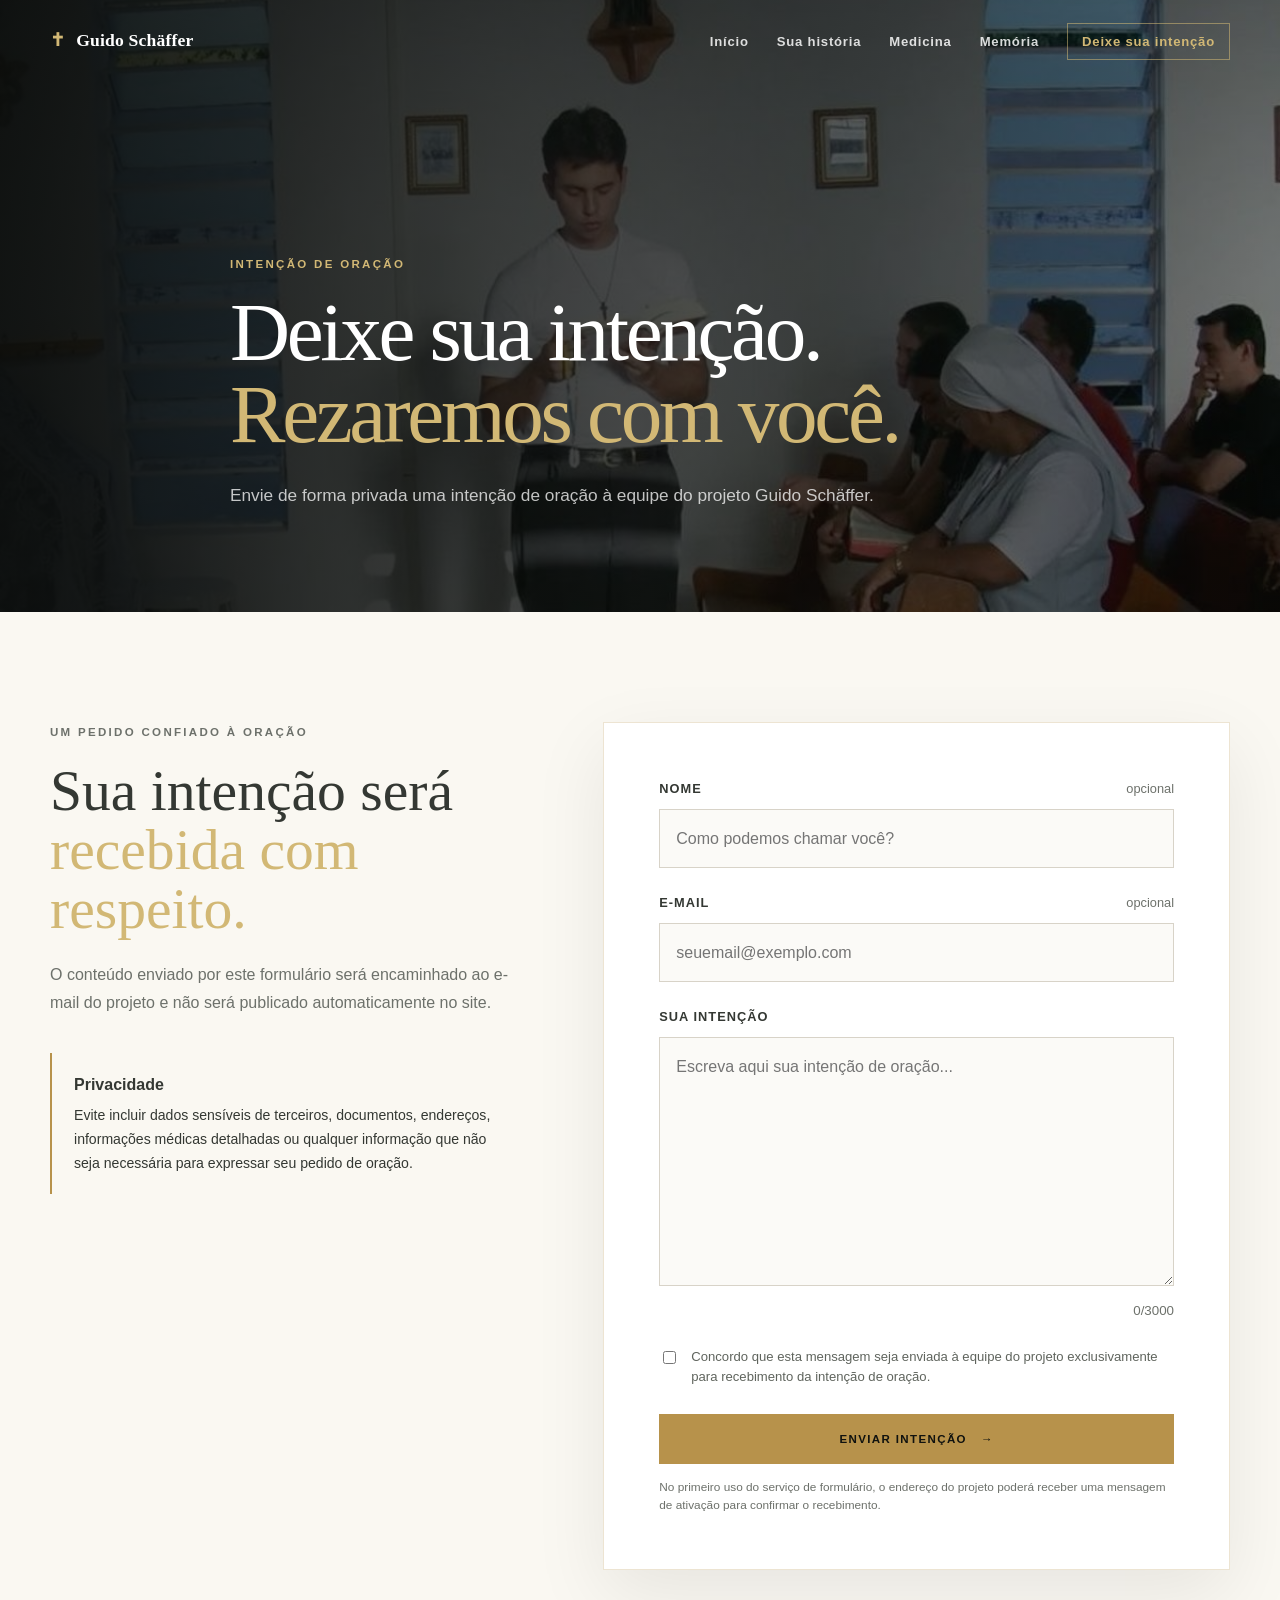
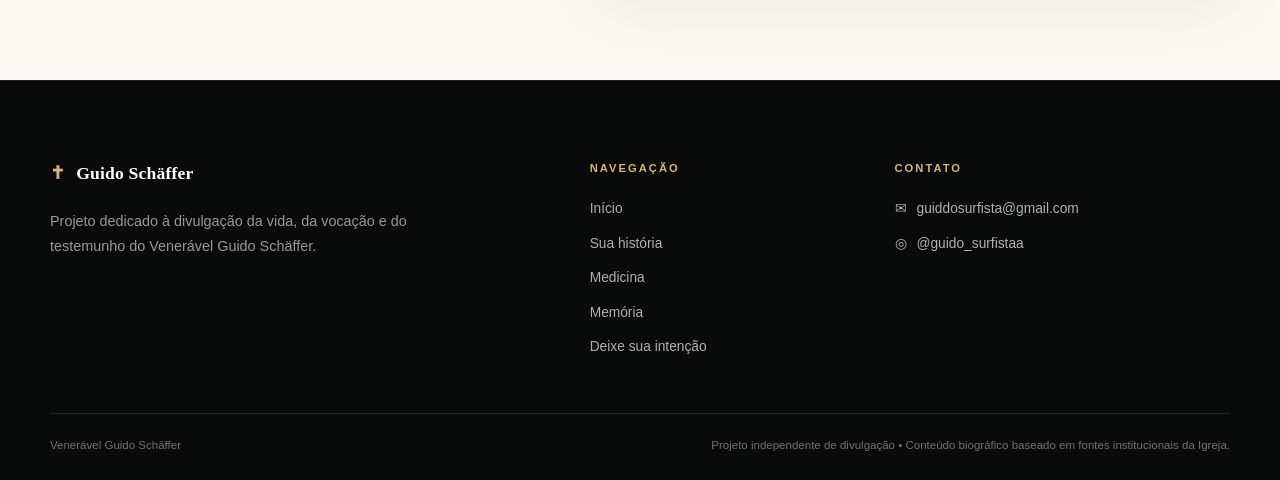
<file: intencao.html>
<!DOCTYPE html><html lang="pt-BR"><head><meta charset="UTF-8"><meta name="viewport" content="width=device-width, initial-scale=1.0"><meta name="theme-color" content="#0c0f0d"><meta name="description" content="Envie uma intenção de oração de forma privada à equipe do projeto dedicado ao Venerável Guido Schäffer."><meta property="og:title" content="Deixe sua intenção | Venerável Guido Schäffer"><meta property="og:description" content="Envie uma intenção de oração de forma privada à equipe do projeto dedicado ao Venerável Guido Schäffer."><meta property="og:type" content="website"><meta property="og:image" content="img/guido-oracao.jpg"><meta name="twitter:card" content="summary_large_image"><title>Deixe sua intenção | Venerável Guido Schäffer</title><link rel="stylesheet" href="style.css"><script src="script.js" defer></script></head><body><a class="skip-link" href="#conteudo">Ir para o conteúdo</a><header class="site-header" id="header"><nav class="navbar" aria-label="Navegação principal"><a href="index.html" class="brand"><span class="brand-cross">✝</span><span>Guido Schäffer</span></a><button class="menu-btn" id="menuBtn" type="button" aria-expanded="false" aria-controls="navLinks" aria-label="Abrir menu"><span></span><span></span><span></span></button><ul class="nav-links" id="navLinks"><li><a href="index.html">Início</a></li><li><a href="historia.html">Sua história</a></li><li><a href="medicina.html">Medicina</a></li><li><a href="memoria.html">Memória</a></li><li><a class="nav-cta" href="intencao.html">Deixe sua intenção</a></li></ul></nav></header><main id="conteudo"><section class="sub-hero intention-hero"><div class="container sub-hero-content reveal"><p class="eyebrow gold">INTENÇÃO DE ORAÇÃO</p><h1>Deixe sua intenção. <span>Rezaremos com você.</span></h1><p>Envie de forma privada uma intenção de oração à equipe do projeto Guido Schäffer.</p></div></section><section class="form-section"><div class="container form-layout"><div class="form-copy reveal"><p class="eyebrow">UM PEDIDO CONFIADO À ORAÇÃO</p><h2>Sua intenção será <span>recebida com respeito.</span></h2><p>O conteúdo enviado por este formulário será encaminhado ao e-mail do projeto e não será publicado automaticamente no site.</p><div class="privacy-note"><strong>Privacidade</strong><p>Evite incluir dados sensíveis de terceiros, documentos, endereços, informações médicas detalhadas ou qualquer informação que não seja necessária para expressar seu pedido de oração.</p></div></div><form class="prayer-form reveal" action="https://formsubmit.co/guiddosurfista@gmail.com" method="POST"><input type="hidden" name="_subject" value="Nova intenção de oração — Site Guido Schäffer"><input type="hidden" name="_template" value="table"><input type="text" name="_honey" style="display:none" tabindex="-1" autocomplete="off"><div class="field"><label for="nome">Nome <span>opcional</span></label><input id="nome" name="Nome" type="text" autocomplete="name" maxlength="100" placeholder="Como podemos chamar você?"></div><div class="field"><label for="email">E-mail <span>opcional</span></label><input id="email" name="Email" type="email" autocomplete="email" maxlength="160" placeholder="seuemail@exemplo.com"></div><div class="field"><label for="intencao">Sua intenção</label><textarea id="intencao" name="Intenção de oração" rows="8" maxlength="3000" required placeholder="Escreva aqui sua intenção de oração..."></textarea><small><span id="charCount">0</span>/3000</small></div><label class="consent"><input type="checkbox" name="Consentimento" value="Concordo com o envio desta intenção ao e-mail do projeto" required><span>Concordo que esta mensagem seja enviada à equipe do projeto exclusivamente para recebimento da intenção de oração.</span></label><button class="btn btn-primary form-submit" type="submit">Enviar intenção <span aria-hidden="true">→</span></button><p class="form-help">No primeiro uso do serviço de formulário, o endereço do projeto poderá receber uma mensagem de ativação para confirmar o recebimento.</p></form></div></section></main><footer class="site-footer"><div class="container footer-grid"><div class="footer-brand"><a href="index.html" class="brand"><span class="brand-cross" aria-hidden="true">✝</span><span>Guido Schäffer</span></a><p>Projeto dedicado à divulgação da vida, da vocação e do testemunho do Venerável Guido Schäffer.</p></div><div class="footer-nav"><h2>Navegação</h2><a href="index.html">Início</a><a href="historia.html">Sua história</a><a href="medicina.html">Medicina</a><a href="memoria.html">Memória</a><a href="intencao.html">Deixe sua intenção</a></div><div class="footer-contact"><h2>Contato</h2><a href="mailto:guiddosurfista@gmail.com" class="icon-link"><span>✉</span><span>guiddosurfista@gmail.com</span></a><a href="https://www.instagram.com/guido_surfistaa/" target="_blank" rel="noopener noreferrer" class="icon-link"><span>◎</span><span>@guido_surfistaa</span></a></div></div><div class="container footer-bottom"><p>Venerável Guido Schäffer</p><p>Projeto independente de divulgação • Conteúdo biográfico baseado em fontes institucionais da Igreja.</p></div></footer></body></html>
</file>
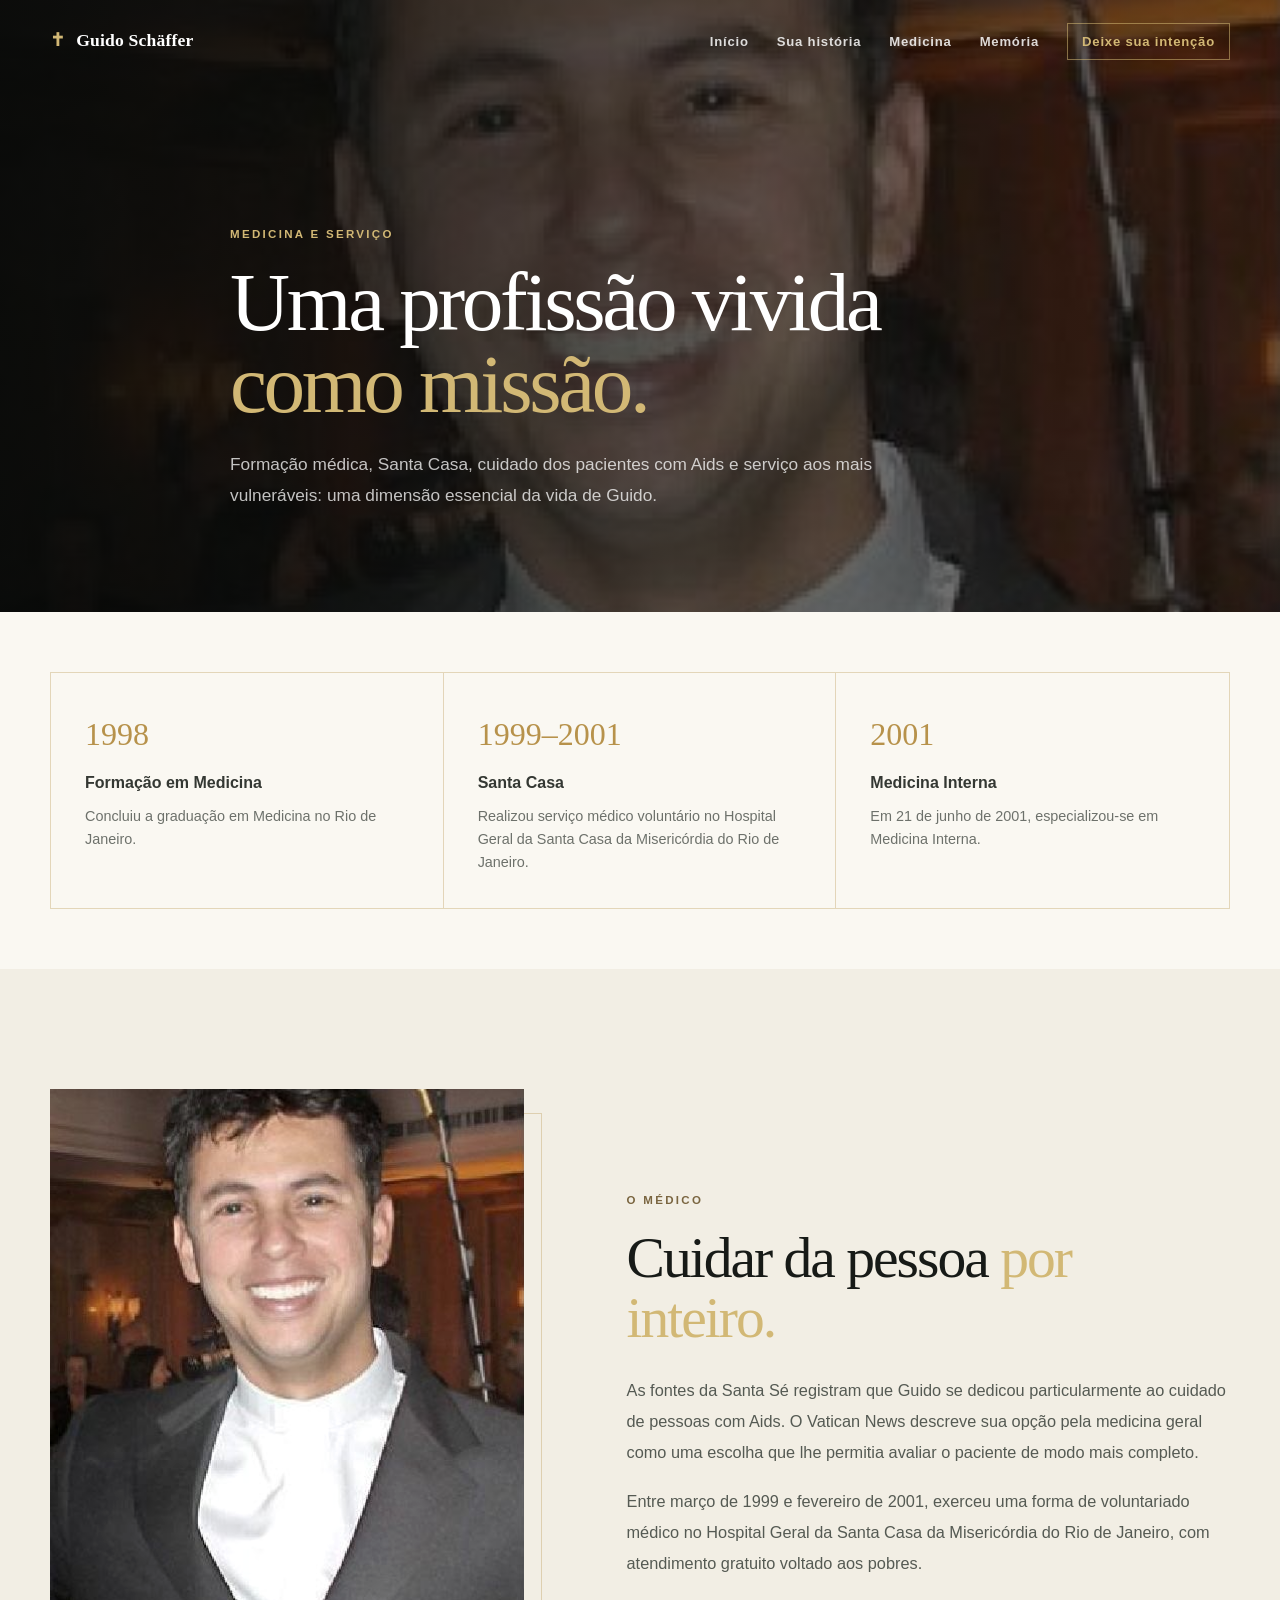
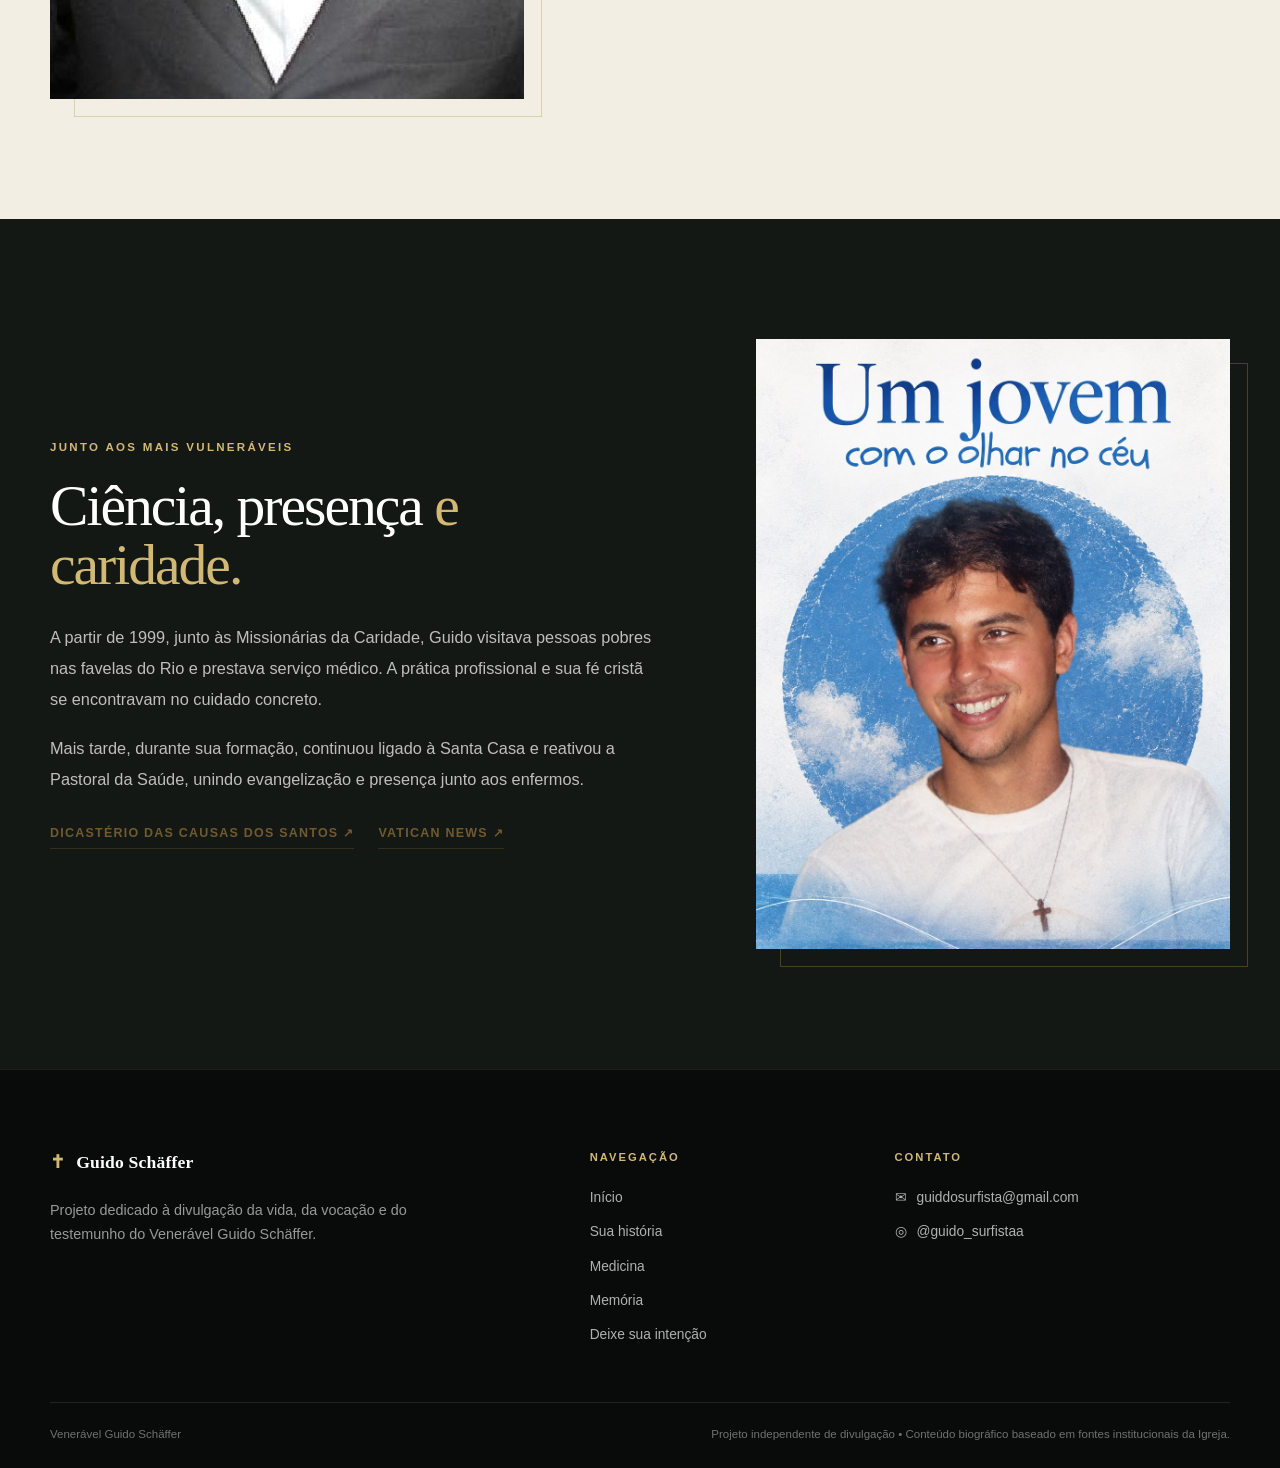
<file: medicina.html>
<!DOCTYPE html><html lang="pt-BR"><head><meta charset="UTF-8"><meta name="viewport" content="width=device-width, initial-scale=1.0"><meta name="theme-color" content="#0c0f0d"><meta name="description" content="Conheça a formação e o serviço médico do Venerável Guido Schäffer, sua atuação na Santa Casa e o cuidado dos mais vulneráveis."><meta property="og:title" content="Guido Médico | Venerável Guido Schäffer"><meta property="og:description" content="Conheça a formação e o serviço médico do Venerável Guido Schäffer, sua atuação na Santa Casa e o cuidado dos mais vulneráveis."><meta property="og:type" content="website"><meta property="og:image" content="img/guido-medico.jpg"><meta name="twitter:card" content="summary_large_image"><title>Guido Médico | Venerável Guido Schäffer</title><link rel="stylesheet" href="style.css"><script src="script.js" defer></script></head><body><a class="skip-link" href="#conteudo">Ir para o conteúdo</a><header class="site-header" id="header"><nav class="navbar" aria-label="Navegação principal"><a href="index.html" class="brand"><span class="brand-cross">✝</span><span>Guido Schäffer</span></a><button class="menu-btn" id="menuBtn" type="button" aria-expanded="false" aria-controls="navLinks" aria-label="Abrir menu"><span></span><span></span><span></span></button><ul class="nav-links" id="navLinks"><li><a href="index.html">Início</a></li><li><a href="historia.html">Sua história</a></li><li><a href="medicina.html">Medicina</a></li><li><a href="memoria.html">Memória</a></li><li><a class="nav-cta" href="intencao.html">Deixe sua intenção</a></li></ul></nav></header><main id="conteudo"><section class="sub-hero medical-hero"><div class="container sub-hero-content reveal"><p class="eyebrow gold">MEDICINA E SERVIÇO</p><h1>Uma profissão vivida <span>como missão.</span></h1><p>Formação médica, Santa Casa, cuidado dos pacientes com Aids e serviço aos mais vulneráveis: uma dimensão essencial da vida de Guido.</p></div></section><section class="facts-section"><div class="container facts-grid reveal"><div><span>1998</span><strong>Formação em Medicina</strong><p>Concluiu a graduação em Medicina no Rio de Janeiro.</p></div><div><span>1999–2001</span><strong>Santa Casa</strong><p>Realizou serviço médico voluntário no Hospital Geral da Santa Casa da Misericórdia do Rio de Janeiro.</p></div><div><span>2001</span><strong>Medicina Interna</strong><p>Em 21 de junho de 2001, especializou-se em Medicina Interna.</p></div></div></section><section class="feature-section cream"><div class="split container"><figure class="framed-image reveal"><img src="img/guido-medico.jpg" alt="Guido Schäffer em sua trajetória médica" loading="lazy"></figure><div class="feature-copy reveal"><p class="eyebrow">O MÉDICO</p><h2>Cuidar da pessoa <span>por inteiro.</span></h2><p>As fontes da Santa Sé registram que Guido se dedicou particularmente ao cuidado de pessoas com Aids. O Vatican News descreve sua opção pela medicina geral como uma escolha que lhe permitia avaliar o paciente de modo mais completo.</p><p>Entre março de 1999 e fevereiro de 2001, exerceu uma forma de voluntariado médico no Hospital Geral da Santa Casa da Misericórdia do Rio de Janeiro, com atendimento gratuito voltado aos pobres.</p></div></div></section><section class="feature-section dark"><div class="split container reverse"><figure class="framed-image reveal"><img src="img/guido-fe.jpg" alt="Guido Schäffer e sua vida de fé" loading="lazy"></figure><div class="feature-copy reveal"><p class="eyebrow gold">JUNTO AOS MAIS VULNERÁVEIS</p><h2>Ciência, presença <span>e caridade.</span></h2><p>A partir de 1999, junto às Missionárias da Caridade, Guido visitava pessoas pobres nas favelas do Rio e prestava serviço médico. A prática profissional e sua fé cristã se encontravam no cuidado concreto.</p><p>Mais tarde, durante sua formação, continuou ligado à Santa Casa e reativou a Pastoral da Saúde, unindo evangelização e presença junto aos enfermos.</p><div class="source-links"><a href="https://www.causesanti.va/it/venerabili/guido-vidal-franca-schaffer.html" target="_blank" rel="noopener noreferrer">Dicastério das Causas dos Santos ↗</a><a href="https://www.vaticannews.va/pt/igreja/news/2020-12/guido-schaffer-um-jovem-que-viveu-o-amor-a-deus.html" target="_blank" rel="noopener noreferrer">Vatican News ↗</a></div></div></div></section></main><footer class="site-footer"><div class="container footer-grid"><div class="footer-brand"><a href="index.html" class="brand"><span class="brand-cross" aria-hidden="true">✝</span><span>Guido Schäffer</span></a><p>Projeto dedicado à divulgação da vida, da vocação e do testemunho do Venerável Guido Schäffer.</p></div><div class="footer-nav"><h2>Navegação</h2><a href="index.html">Início</a><a href="historia.html">Sua história</a><a href="medicina.html">Medicina</a><a href="memoria.html">Memória</a><a href="intencao.html">Deixe sua intenção</a></div><div class="footer-contact"><h2>Contato</h2><a href="mailto:guiddosurfista@gmail.com" class="icon-link"><span>✉</span><span>guiddosurfista@gmail.com</span></a><a href="https://www.instagram.com/guido_surfistaa/" target="_blank" rel="noopener noreferrer" class="icon-link"><span>◎</span><span>@guido_surfistaa</span></a></div></div><div class="container footer-bottom"><p>Venerável Guido Schäffer</p><p>Projeto independente de divulgação • Conteúdo biográfico baseado em fontes institucionais da Igreja.</p></div></footer></body></html>
</file>
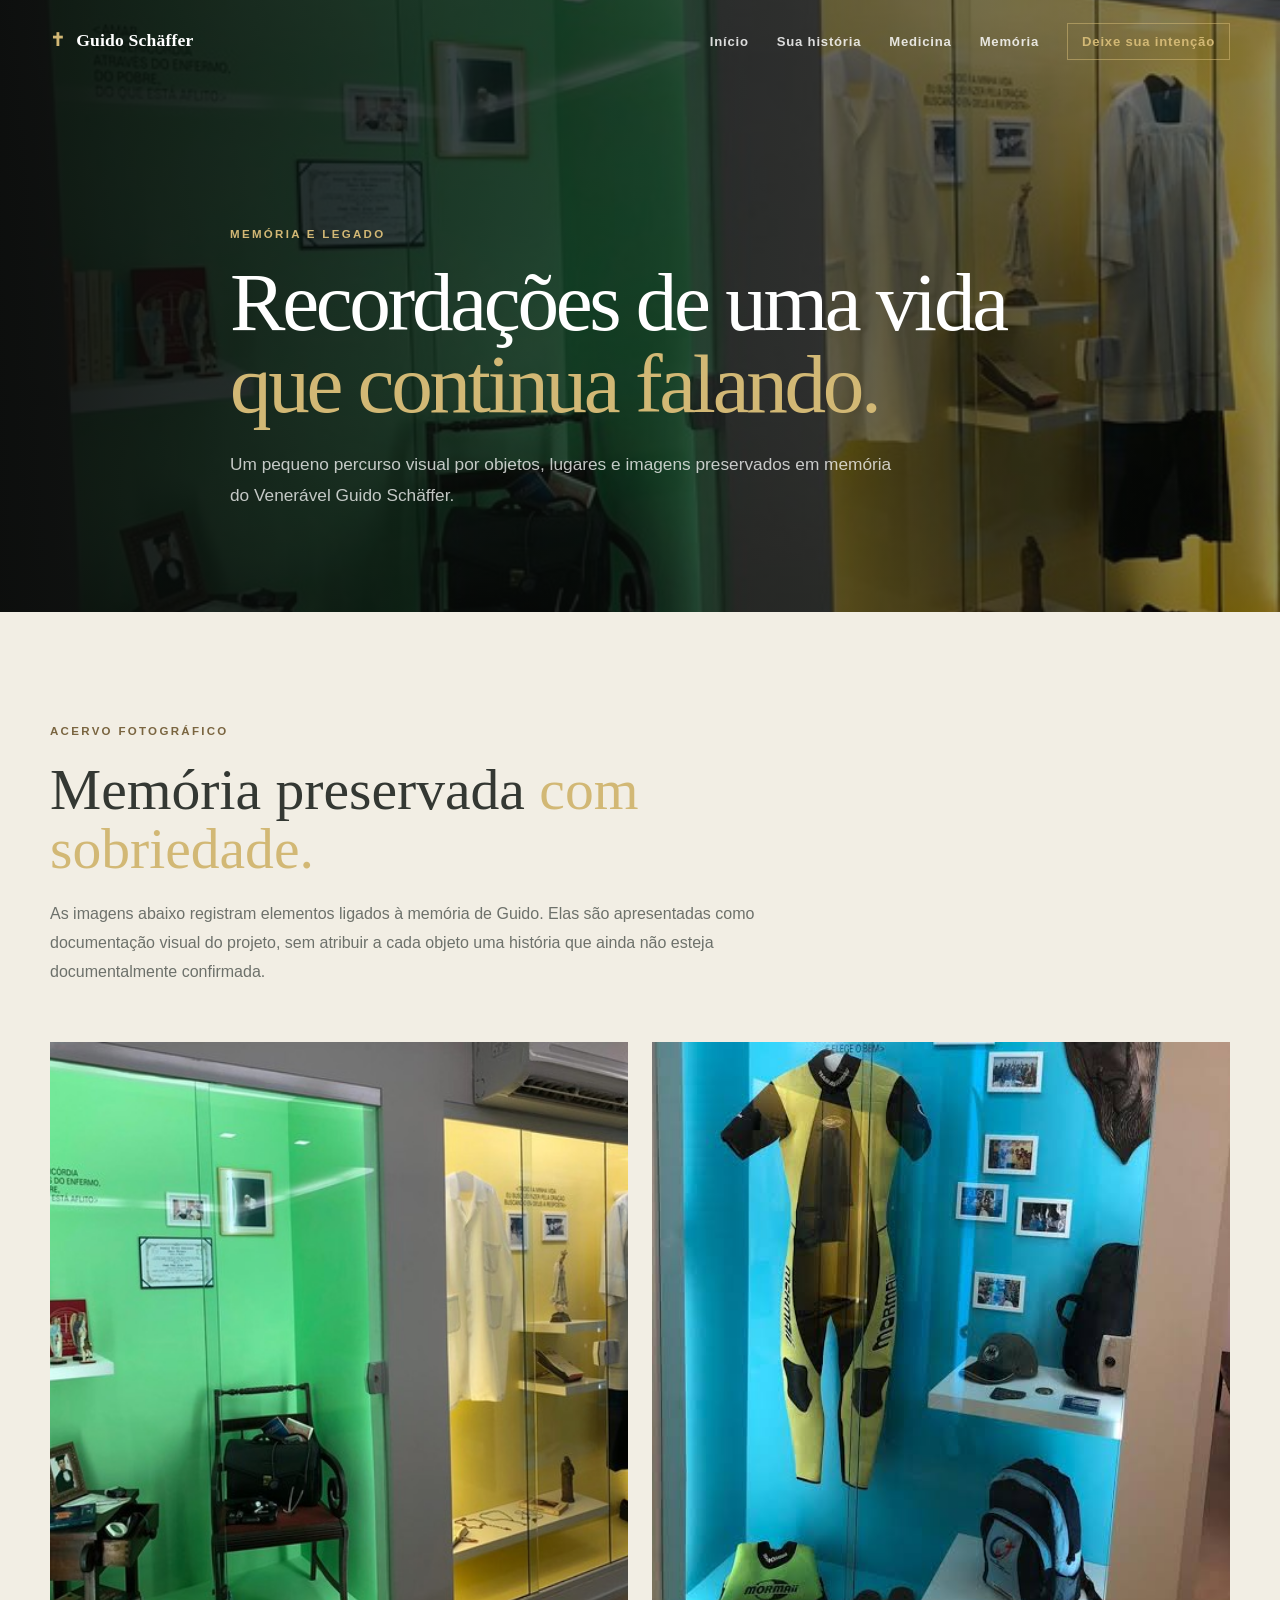
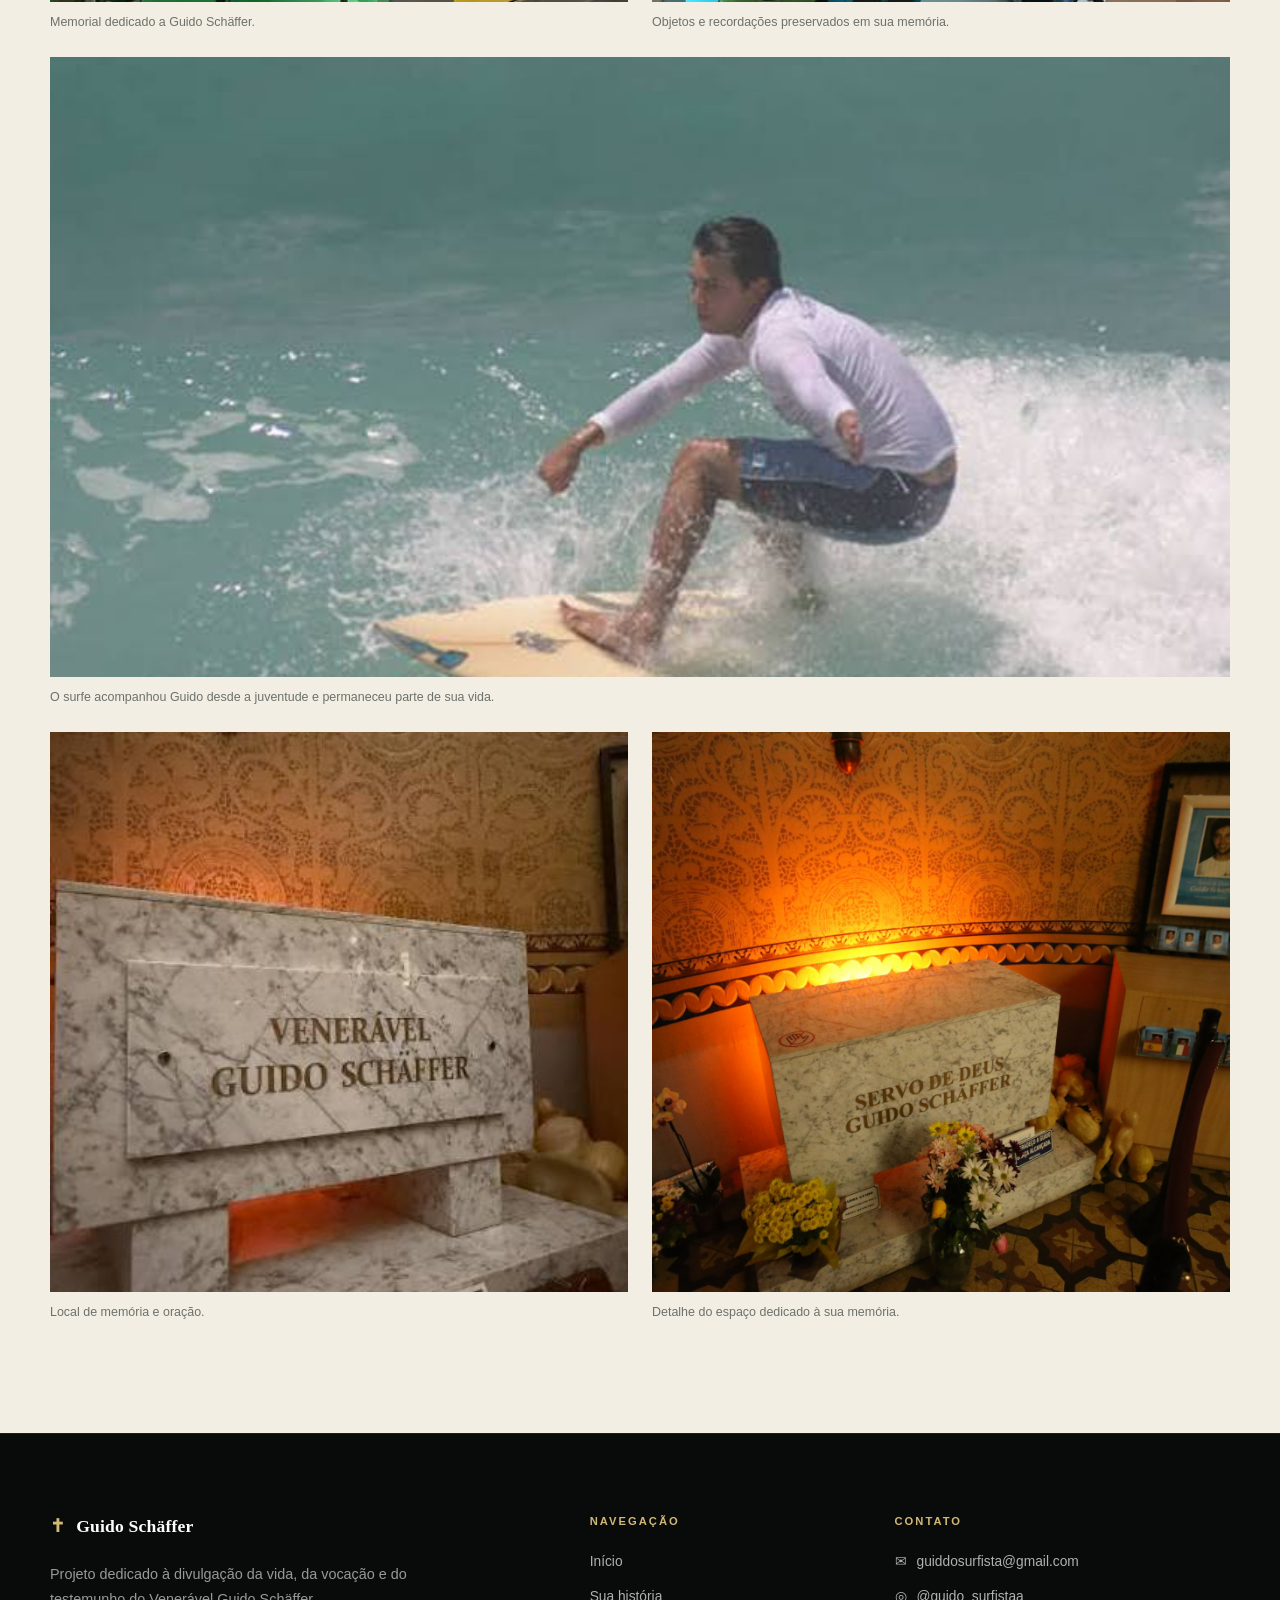
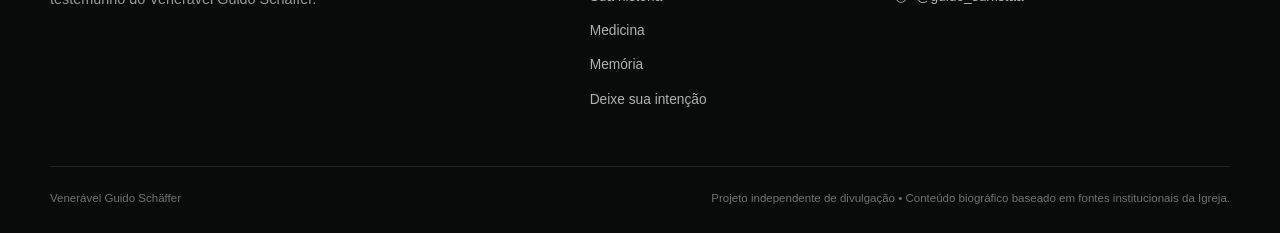
<file: memoria.html>
<!DOCTYPE html><html lang="pt-BR"><head><meta charset="UTF-8"><meta name="viewport" content="width=device-width, initial-scale=1.0"><meta name="theme-color" content="#0c0f0d"><meta name="description" content="Fotografias do memorial, objetos e registros que ajudam a preservar a memória do Venerável Guido Schäffer."><meta property="og:title" content="Memória e Legado | Venerável Guido Schäffer"><meta property="og:description" content="Fotografias do memorial, objetos e registros que ajudam a preservar a memória do Venerável Guido Schäffer."><meta property="og:type" content="website"><meta property="og:image" content="img/guido-memorial01.jpeg"><meta name="twitter:card" content="summary_large_image"><title>Memória e Legado | Venerável Guido Schäffer</title><link rel="stylesheet" href="style.css"><script src="script.js" defer></script></head><body><a class="skip-link" href="#conteudo">Ir para o conteúdo</a><header class="site-header" id="header"><nav class="navbar" aria-label="Navegação principal"><a href="index.html" class="brand"><span class="brand-cross">✝</span><span>Guido Schäffer</span></a><button class="menu-btn" id="menuBtn" type="button" aria-expanded="false" aria-controls="navLinks" aria-label="Abrir menu"><span></span><span></span><span></span></button><ul class="nav-links" id="navLinks"><li><a href="index.html">Início</a></li><li><a href="historia.html">Sua história</a></li><li><a href="medicina.html">Medicina</a></li><li><a href="memoria.html">Memória</a></li><li><a class="nav-cta" href="intencao.html">Deixe sua intenção</a></li></ul></nav></header><main id="conteudo"><section class="sub-hero memory-hero"><div class="container sub-hero-content reveal"><p class="eyebrow gold">MEMÓRIA E LEGADO</p><h1>Recordações de uma vida <span>que continua falando.</span></h1><p>Um pequeno percurso visual por objetos, lugares e imagens preservados em memória do Venerável Guido Schäffer.</p></div></section><section class="gallery-section"><div class="container"><div class="gallery-intro reveal"><p class="eyebrow">ACERVO FOTOGRÁFICO</p><h2>Memória preservada <span>com sobriedade.</span></h2><p>As imagens abaixo registram elementos ligados à memória de Guido. Elas são apresentadas como documentação visual do projeto, sem atribuir a cada objeto uma história que ainda não esteja documentalmente confirmada.</p></div><div class="editorial-gallery"><figure class="reveal"><img src="img/guido-memorial01.jpeg" alt="Vitrine e objetos no memorial de Guido Schäffer" loading="lazy"><figcaption>Memorial dedicado a Guido Schäffer.</figcaption></figure><figure class="reveal"><img src="img/guido-memorial02.jpeg" alt="Objetos preservados no memorial de Guido Schäffer" loading="lazy"><figcaption>Objetos e recordações preservados em sua memória.</figcaption></figure><figure class="reveal"><img src="img/guido-surf.jpeg" alt="Guido Schäffer praticando surfe" loading="lazy"><figcaption>O surfe acompanhou Guido desde a juventude e permaneceu parte de sua vida.</figcaption></figure><figure class="reveal"><img src="img/guido-tumulo.jpeg" alt="Local de memória de Guido Schäffer" loading="lazy"><figcaption>Local de memória e oração.</figcaption></figure><figure class="reveal"><img src="img/guido-tumulo02.jpg" alt="Detalhe do local de memória de Guido Schäffer" loading="lazy"><figcaption>Detalhe do espaço dedicado à sua memória.</figcaption></figure></div></div></section></main><footer class="site-footer"><div class="container footer-grid"><div class="footer-brand"><a href="index.html" class="brand"><span class="brand-cross" aria-hidden="true">✝</span><span>Guido Schäffer</span></a><p>Projeto dedicado à divulgação da vida, da vocação e do testemunho do Venerável Guido Schäffer.</p></div><div class="footer-nav"><h2>Navegação</h2><a href="index.html">Início</a><a href="historia.html">Sua história</a><a href="medicina.html">Medicina</a><a href="memoria.html">Memória</a><a href="intencao.html">Deixe sua intenção</a></div><div class="footer-contact"><h2>Contato</h2><a href="mailto:guiddosurfista@gmail.com" class="icon-link"><span>✉</span><span>guiddosurfista@gmail.com</span></a><a href="https://www.instagram.com/guido_surfistaa/" target="_blank" rel="noopener noreferrer" class="icon-link"><span>◎</span><span>@guido_surfistaa</span></a></div></div><div class="container footer-bottom"><p>Venerável Guido Schäffer</p><p>Projeto independente de divulgação • Conteúdo biográfico baseado em fontes institucionais da Igreja.</p></div></footer></body></html>
</file>
<file: style.css>
:root{--ink:#0c0f0d;--ink-2:#141814;--cream:#f2eee4;--paper:#faf8f2;--gold:#b7924b;--gold-light:#d2b875;--text:#343833;--muted:#6d716b;--line:rgba(183,146,75,.34);--max:1180px;--header:82px;--serif:Georgia,'Times New Roman',serif;--sans:Inter,ui-sans-serif,-apple-system,BlinkMacSystemFont,'Segoe UI',sans-serif}
*{box-sizing:border-box}html{scroll-behavior:smooth;scroll-padding-top:var(--header)}body{margin:0;background:var(--paper);color:var(--text);font-family:var(--sans);line-height:1.7;-webkit-font-smoothing:antialiased}img{max-width:100%;display:block}a{color:inherit}button,a{-webkit-tap-highlight-color:transparent}::selection{background:var(--gold);color:#fff}.container{width:min(calc(100% - 48px),var(--max));margin-inline:auto}.narrow{width:min(calc(100% - 48px),820px);margin-inline:auto}.skip-link{position:fixed;z-index:9999;top:12px;left:12px;transform:translateY(-150%);background:#fff;color:#111;padding:10px 14px;border-radius:4px}.skip-link:focus{transform:none}.site-header{position:fixed;inset:0 0 auto;z-index:1000;height:var(--header);transition:background .3s,border-color .3s,box-shadow .3s;border-bottom:1px solid transparent}.site-header.scrolled,.site-header.menu-open{background:rgba(12,15,13,.96);border-color:rgba(255,255,255,.09);box-shadow:0 10px 35px rgba(0,0,0,.12);backdrop-filter:blur(12px)}.navbar{width:min(calc(100% - 48px),var(--max));height:100%;margin:auto;display:flex;align-items:center;justify-content:space-between;gap:28px}.brand{display:inline-flex;align-items:center;gap:11px;text-decoration:none;color:#fff;font-family:var(--serif);font-weight:700;font-size:1.1rem;letter-spacing:.01em}.brand-cross{color:var(--gold-light);font-family:var(--sans)}.nav-links{list-style:none;display:flex;align-items:center;gap:28px;margin:0;padding:0}.nav-links a{position:relative;color:rgba(255,255,255,.84);text-decoration:none;font-size:.82rem;font-weight:650;letter-spacing:.06em}.nav-links a::after{content:"";position:absolute;left:0;right:100%;bottom:-9px;height:1px;background:var(--gold);transition:right .25s}.nav-links a:hover::after,.nav-links a:focus-visible::after{right:0}.nav-links a:hover{color:#fff}.menu-btn{display:none;border:0;background:transparent;width:42px;height:42px;padding:10px;cursor:pointer}.menu-btn span{display:block;height:1.5px;background:#fff;margin:6px 0;transition:.25s}.hero{min-height:100svh;position:relative;display:flex;align-items:center;background:linear-gradient(90deg,rgba(7,9,8,.96) 0%,rgba(7,9,8,.79) 38%,rgba(7,9,8,.22) 72%,rgba(7,9,8,.08) 100%),url('img/guido-capa.jpg') center 34%/cover no-repeat;padding:calc(var(--header) + 72px) max(7vw,24px) 80px;color:#fff}.hero-content{width:min(720px,100%)}.eyebrow{margin:0 0 18px;color:#7a6540;font-size:.72rem;font-weight:800;letter-spacing:.2em;text-transform:uppercase}.eyebrow.light{color:rgba(255,255,255,.76)}.eyebrow.gold{color:var(--gold-light)}.eyebrow span{color:var(--gold-light);padding:0 .3em}.hero h1,.bio-hero h1{font-family:var(--serif);font-weight:500;font-size:clamp(3.6rem,7vw,6.7rem);line-height:.92;letter-spacing:-.045em;margin:0 0 30px}.hero h1 span,.bio-hero h1 span,h2 span{color:var(--gold-light)}.hero-lead{max-width:590px;color:rgba(255,255,255,.78);font-size:clamp(1.02rem,1.8vw,1.22rem);line-height:1.8;margin:0 0 34px}.hero-actions{display:flex;flex-wrap:wrap;gap:12px}.btn{min-height:50px;display:inline-flex;align-items:center;justify-content:center;gap:14px;padding:0 22px;text-decoration:none;text-transform:uppercase;font-size:.72rem;font-weight:800;letter-spacing:.12em;border:1px solid transparent;transition:.25s}.btn-primary{background:var(--gold);color:#10120f}.btn-primary:hover{background:var(--gold-light);transform:translateY(-2px)}.btn-ghost{border-color:rgba(255,255,255,.35);color:#fff}.btn-ghost:hover{border-color:var(--gold-light);color:var(--gold-light)}.scroll-cue{position:absolute;right:max(4vw,24px);bottom:34px;color:rgba(255,255,255,.58);font-size:.65rem;text-transform:uppercase;letter-spacing:.18em;text-decoration:none;display:flex;align-items:center;gap:12px;transform:rotate(90deg);transform-origin:right bottom}.scroll-cue i{display:block;width:50px;height:1px;background:var(--gold)}.statement{background:var(--ink);color:#fff;padding:92px 0;text-align:center}.ornament{display:inline-block;color:var(--gold-light);font-size:1.4rem;margin-bottom:20px}.statement p{font-family:var(--serif);font-size:clamp(1.65rem,3vw,2.55rem);line-height:1.45;margin:0;color:#f5f1e8}.feature-section,.bio-chapter{padding:120px 0}.cream{background:var(--cream)}.dark{background:var(--ink-2);color:#fff}.split{display:grid;grid-template-columns:minmax(0,.88fr) minmax(0,1.12fr);gap:clamp(54px,8vw,105px);align-items:center}.split.reverse{grid-template-columns:minmax(0,1.12fr) minmax(0,.88fr)}.split.reverse .framed-image{order:2}.split.reverse .feature-copy,.split.reverse .chapter-copy{order:1}.framed-image{margin:0;position:relative}.framed-image::before{content:"";position:absolute;inset:24px -18px -18px 24px;border:1px solid var(--line)}.framed-image img{position:relative;z-index:1;width:100%;height:610px;object-fit:cover;filter:saturate(.9) contrast(1.02)}.feature-copy,.chapter-copy{max-width:650px}.section-index{display:block;color:var(--gold);font-family:var(--serif);font-size:4.6rem;line-height:1;opacity:.34;margin-bottom:12px}.feature-copy h2,.chapter-copy h2,.cause-copy h2,.timeline-intro h2,.bio-close h2{font-family:var(--serif);font-weight:500;font-size:clamp(2.6rem,4.5vw,4.5rem);line-height:1.03;letter-spacing:-.035em;margin:0 0 28px;color:#171a17}.dark h2{color:#fff}.feature-copy p:not(.eyebrow),.chapter-copy p:not(.eyebrow){font-size:1.02rem;line-height:1.9;color:#555a53;margin:0 0 18px}.dark .feature-copy p:not(.eyebrow),.dark .chapter-copy p:not(.eyebrow){color:rgba(255,255,255,.72)}.text-link,.source-links a{display:inline-flex;gap:10px;color:#705a30;text-decoration:none;font-weight:750;font-size:.78rem;text-transform:uppercase;letter-spacing:.1em;border-bottom:1px solid rgba(112,90,48,.35);padding-bottom:4px}.text-link{margin-top:14px}.dark .text-link{color:var(--gold-light)}.spirituality{min-height:760px;display:grid;place-items:center;padding:100px 24px;background:linear-gradient(rgba(8,10,9,.58),rgba(8,10,9,.72)),url('img/guido-oracao.jpg') center 32%/cover fixed no-repeat;color:#fff}.spirituality-card{width:min(780px,100%);padding:60px clamp(28px,6vw,70px);text-align:center;background:rgba(12,15,13,.78);border:1px solid rgba(210,184,117,.28);backdrop-filter:blur(6px)}.spirituality h2{font-family:var(--serif);font-size:clamp(2.8rem,5vw,5rem);font-weight:500;line-height:1;margin:0 0 25px}.spirituality p:last-child{max-width:620px;margin:0 auto;color:rgba(255,255,255,.75);font-size:1.05rem}.cause-section{background:var(--paper);padding:125px 0}.cause-grid{display:grid;grid-template-columns:1.25fr .75fr;gap:90px;align-items:center}.cause-copy p:not(.eyebrow){max-width:680px;color:#555a53;font-size:1.04rem;line-height:1.9}.source-links{display:flex;flex-wrap:wrap;gap:16px 24px;margin-top:28px}.status-panel{background:var(--ink);color:#fff;padding:48px 42px;border-top:3px solid var(--gold);box-shadow:0 25px 70px rgba(13,16,14,.13)}.status-kicker{display:block;color:var(--gold-light);font-size:.68rem;font-weight:800;letter-spacing:.2em}.status-cross{display:block;color:var(--gold-light);font-size:1.7rem;margin:30px 0 12px}.status-panel h3{font-family:var(--serif);font-size:3rem;font-weight:500;margin:0}.status-panel>p{color:rgba(255,255,255,.7);margin:2px 0 30px}.status-panel dl{margin:0}.status-panel dl div{display:flex;justify-content:space-between;gap:20px;border-top:1px solid rgba(255,255,255,.12);padding:15px 0}.status-panel dt{color:rgba(255,255,255,.55);font-size:.78rem}.status-panel dd{margin:0;font-weight:700;font-size:.82rem}.cta-band{background:#191d19;color:#fff;padding:76px 0;border-top:1px solid rgba(183,146,75,.25)}.cta-inner{display:flex;align-items:center;justify-content:space-between;gap:40px}.cta-inner h2{font-family:var(--serif);font-size:clamp(2rem,4vw,3.4rem);font-weight:500;line-height:1.05;margin:0}.site-footer{background:#090b0a;color:#fff;padding:78px 0 24px;border-top:1px solid rgba(255,255,255,.08)}.footer-grid{display:grid;grid-template-columns:1.4fr .7fr 1fr;gap:70px;padding-bottom:55px}.footer-brand p{max-width:420px;color:rgba(255,255,255,.58);font-size:.9rem;margin-top:20px}.footer-nav,.footer-contact{display:flex;flex-direction:column;align-items:flex-start;gap:11px}.footer-nav h2,.footer-contact h2{font-size:.7rem;text-transform:uppercase;letter-spacing:.18em;color:var(--gold-light);margin:0 0 8px}.footer-nav a,.icon-link{color:rgba(255,255,255,.68);text-decoration:none;font-size:.86rem}.footer-nav a:hover,.icon-link:hover{color:#fff}.icon-link{display:flex;align-items:center;gap:10px}.icon-link svg{width:18px;height:18px;fill:var(--gold-light);flex:0 0 auto}.footer-bottom{border-top:1px solid rgba(255,255,255,.1);padding-top:22px;display:flex;justify-content:space-between;gap:30px;color:rgba(255,255,255,.42);font-size:.72rem}.footer-bottom p{margin:0}.bio-hero{min-height:86svh;display:flex;align-items:center;padding:calc(var(--header) + 70px) max(7vw,24px) 70px;color:#fff;background:linear-gradient(90deg,rgba(8,10,9,.97) 0%,rgba(8,10,9,.82) 38%,rgba(8,10,9,.22) 72%),url('img/guido-biografia.jpg') center 30%/cover no-repeat}.bio-hero-content{width:min(720px,100%)}.bio-hero h1{margin-bottom:28px}.bio-hero p:not(.eyebrow){max-width:620px;color:rgba(255,255,255,.75);font-size:1.1rem;margin-bottom:30px}.timeline-intro{background:var(--paper);padding:105px 0;text-align:center}.timeline-intro h2{margin-bottom:22px}.timeline-intro>div>p:last-child{color:#666b64;font-size:1.03rem;max-width:720px;margin:auto}.chapter-copy strong{color:#1c1f1b}.bio-close{background:#101310;padding:120px 0;text-align:center;color:#fff}.bio-close h2{color:#fff}.bio-close p:not(.eyebrow){color:rgba(255,255,255,.65);letter-spacing:.12em;margin:0 0 32px}.reveal{opacity:0;transform:translateY(18px);transition:opacity .7s ease,transform .7s ease}.reveal.visible{opacity:1;transform:none}:focus-visible{outline:2px solid var(--gold-light);outline-offset:4px}
@media(max-width:900px){:root{--header:72px}.container,.navbar,.narrow{width:min(calc(100% - 36px),var(--max))}.menu-btn{display:block}.nav-links{position:absolute;top:100%;left:0;right:0;display:grid;gap:0;background:#0c0f0d;border-top:1px solid rgba(255,255,255,.08);padding:10px 18px 18px;transform-origin:top;transform:scaleY(0);opacity:0;pointer-events:none;transition:.22s}.nav-links.active{transform:scaleY(1);opacity:1;pointer-events:auto}.nav-links a{display:block;padding:13px 8px}.site-header.menu-open .menu-btn span:nth-child(1){transform:translateY(7.5px) rotate(45deg)}.site-header.menu-open .menu-btn span:nth-child(2){opacity:0}.site-header.menu-open .menu-btn span:nth-child(3){transform:translateY(-7.5px) rotate(-45deg)}.hero{background-position:62% center}.scroll-cue{display:none}.feature-section,.bio-chapter{padding:88px 0}.split,.split.reverse,.cause-grid{grid-template-columns:1fr;gap:55px}.split.reverse .framed-image,.split.reverse .feature-copy,.split.reverse .chapter-copy{order:initial}.framed-image{width:min(620px,100%);margin:auto}.framed-image img{height:min(650px,115vw)}.cause-grid{gap:45px}.footer-grid{grid-template-columns:1fr 1fr}.footer-brand{grid-column:1/-1}.spirituality{background-attachment:scroll}.cta-inner{align-items:flex-start;flex-direction:column}.bio-hero{background-position:62% center}}
@media(max-width:600px){.hero{min-height:94svh;padding-top:calc(var(--header) + 50px);background:linear-gradient(90deg,rgba(7,9,8,.94),rgba(7,9,8,.55)),url('img/guido-capa.jpg') 61% center/cover no-repeat}.hero h1,.bio-hero h1{font-size:clamp(3rem,15vw,4.5rem)}.hero-actions{align-items:stretch;flex-direction:column}.btn{width:100%}.statement{padding:72px 0}.feature-section,.bio-chapter{padding:74px 0}.framed-image::before{inset:14px -10px -10px 14px}.framed-image img{height:118vw;max-height:560px}.section-index{font-size:3.8rem}.feature-copy h2,.chapter-copy h2,.cause-copy h2,.timeline-intro h2,.bio-close h2{font-size:clamp(2.3rem,11vw,3.3rem)}.spirituality{min-height:650px;padding:70px 18px}.spirituality-card{padding:45px 22px}.cause-section{padding:82px 0}.status-panel{padding:38px 26px}.status-panel dl div{flex-direction:column;gap:2px}.source-links{flex-direction:column;align-items:flex-start}.footer-grid{grid-template-columns:1fr;gap:38px}.footer-brand{grid-column:auto}.footer-bottom{flex-direction:column;gap:8px}.bio-hero{min-height:82svh;background:linear-gradient(90deg,rgba(8,10,9,.94),rgba(8,10,9,.5)),url('img/guido-biografia.jpg') 62% center/cover no-repeat}.timeline-intro{padding:80px 0}}
@media(prefers-reduced-motion:reduce){html{scroll-behavior:auto}*,*::before,*::after{animation-duration:.01ms!important;transition-duration:.01ms!important}.reveal{opacity:1;transform:none}}

/* Portal institucional — páginas e módulos */
.nav-cta{border:1px solid rgba(210,184,117,.55)!important;padding:10px 14px!important;color:var(--gold-light)!important}.memory-preview{background:#e9e3d7;padding:110px 0}.memory-preview-grid{display:grid;grid-template-columns:1.1fr .9fr;gap:80px;align-items:center}.memory-collage{display:grid;grid-template-columns:1.15fr .85fr;gap:14px;align-items:end}.memory-collage img{width:100%;height:520px;object-fit:cover}.memory-collage img+img{height:420px}.prayer-invite{background:#101310;color:#fff;padding:75px 0;border-top:1px solid rgba(183,146,75,.25);border-bottom:1px solid rgba(183,146,75,.25)}.prayer-invite-inner{display:flex;align-items:center;justify-content:space-between;gap:50px}.prayer-invite h2{font-family:var(--serif);font-weight:500;font-size:clamp(2.2rem,4vw,3.8rem);margin:0 0 12px}.prayer-invite p:last-child{color:rgba(255,255,255,.65);margin:0}.sub-hero{min-height:68svh;display:flex;align-items:flex-end;padding:calc(var(--header) + 90px) 0 85px;color:#fff}.sub-hero-content{max-width:820px}.sub-hero h1{font-family:var(--serif);font-weight:500;font-size:clamp(3.2rem,6.5vw,6rem);line-height:.98;letter-spacing:-.04em;margin:12px 0 24px}.sub-hero h1 span{color:var(--gold-light)}.sub-hero p:not(.eyebrow){max-width:680px;color:rgba(255,255,255,.75);font-size:1.08rem;line-height:1.75}.medical-hero{background:linear-gradient(90deg,rgba(8,10,9,.94),rgba(8,10,9,.45)),url('img/guido-medico.jpg') center 28%/cover no-repeat}.memory-hero{background:linear-gradient(90deg,rgba(8,10,9,.94),rgba(8,10,9,.45)),url('img/guido-memorial01.jpeg') center/cover no-repeat}.intention-hero{background:linear-gradient(90deg,rgba(8,10,9,.94),rgba(8,10,9,.55)),url('img/guido-oracao.jpg') center 30%/cover no-repeat}.facts-section{background:var(--paper);padding:60px 0}.facts-grid{display:grid;grid-template-columns:repeat(3,1fr);border:1px solid var(--line)}.facts-grid>div{padding:34px;border-right:1px solid var(--line)}.facts-grid>div:last-child{border-right:0}.facts-grid span{display:block;color:var(--gold);font-family:var(--serif);font-size:2rem}.facts-grid strong{display:block;margin:8px 0}.facts-grid p{color:var(--muted);font-size:.9rem;line-height:1.6;margin:0}.gallery-section{background:var(--cream);padding:110px 0}.gallery-intro{max-width:760px;margin-bottom:55px}.gallery-intro h2,.form-copy h2{font-family:var(--serif);font-weight:500;font-size:clamp(2.6rem,4.5vw,4.5rem);line-height:1.03;margin:0 0 22px}.gallery-intro p:last-child,.form-copy>p{color:var(--muted);line-height:1.8}.editorial-gallery{display:grid;grid-template-columns:repeat(12,1fr);gap:24px}.editorial-gallery figure{margin:0;grid-column:span 6}.editorial-gallery figure:nth-child(3){grid-column:span 12}.editorial-gallery img{width:100%;height:560px;object-fit:cover}.editorial-gallery figure:nth-child(3) img{height:620px;object-position:center}.editorial-gallery figcaption{font-size:.78rem;color:var(--muted);padding-top:10px}.form-section{background:var(--paper);padding:110px 0}.form-layout{display:grid;grid-template-columns:.85fr 1.15fr;gap:90px;align-items:start}.privacy-note{border-left:2px solid var(--gold);padding:18px 0 18px 22px;margin-top:35px}.privacy-note p{font-size:.88rem!important;margin:6px 0 0!important}.prayer-form{background:#fff;border:1px solid rgba(183,146,75,.25);padding:clamp(28px,5vw,55px);box-shadow:0 25px 70px rgba(13,16,14,.08)}.field{margin-bottom:24px}.field label{display:flex;justify-content:space-between;font-weight:750;font-size:.8rem;text-transform:uppercase;letter-spacing:.08em;margin-bottom:9px}.field label span{font-weight:500;color:var(--muted);text-transform:none;letter-spacing:0}.field input,.field textarea{width:100%;border:1px solid #d8d3c8;background:#fbfaf7;padding:15px 16px;font:inherit;color:var(--text);border-radius:0}.field textarea{resize:vertical;min-height:180px}.field small{display:block;text-align:right;color:var(--muted);margin-top:6px}.consent{display:flex;gap:12px;align-items:flex-start;color:#5f645d;font-size:.82rem;line-height:1.55;margin:5px 0 26px}.consent input{margin-top:4px}.form-submit{border:0;cursor:pointer;width:100%}.form-help{font-size:.74rem;color:var(--muted);line-height:1.55;margin:14px 0 0}.bio-close-clean{background:#101310!important}
@media(max-width:900px){.memory-preview-grid,.form-layout{grid-template-columns:1fr;gap:50px}.facts-grid{grid-template-columns:1fr}.facts-grid>div{border-right:0;border-bottom:1px solid var(--line)}.facts-grid>div:last-child{border-bottom:0}.prayer-invite-inner{flex-direction:column;align-items:flex-start}.editorial-gallery figure,.editorial-gallery figure:nth-child(3){grid-column:span 12}.editorial-gallery img,.editorial-gallery figure:nth-child(3) img{height:min(620px,110vw)}}
@media(max-width:600px){.memory-preview,.gallery-section,.form-section{padding:78px 0}.memory-collage{grid-template-columns:1fr}.memory-collage img,.memory-collage img+img{height:105vw;max-height:500px}.sub-hero{min-height:72svh;padding-bottom:55px}.sub-hero h1{font-size:clamp(3rem,14vw,4.3rem)}}
</file>
